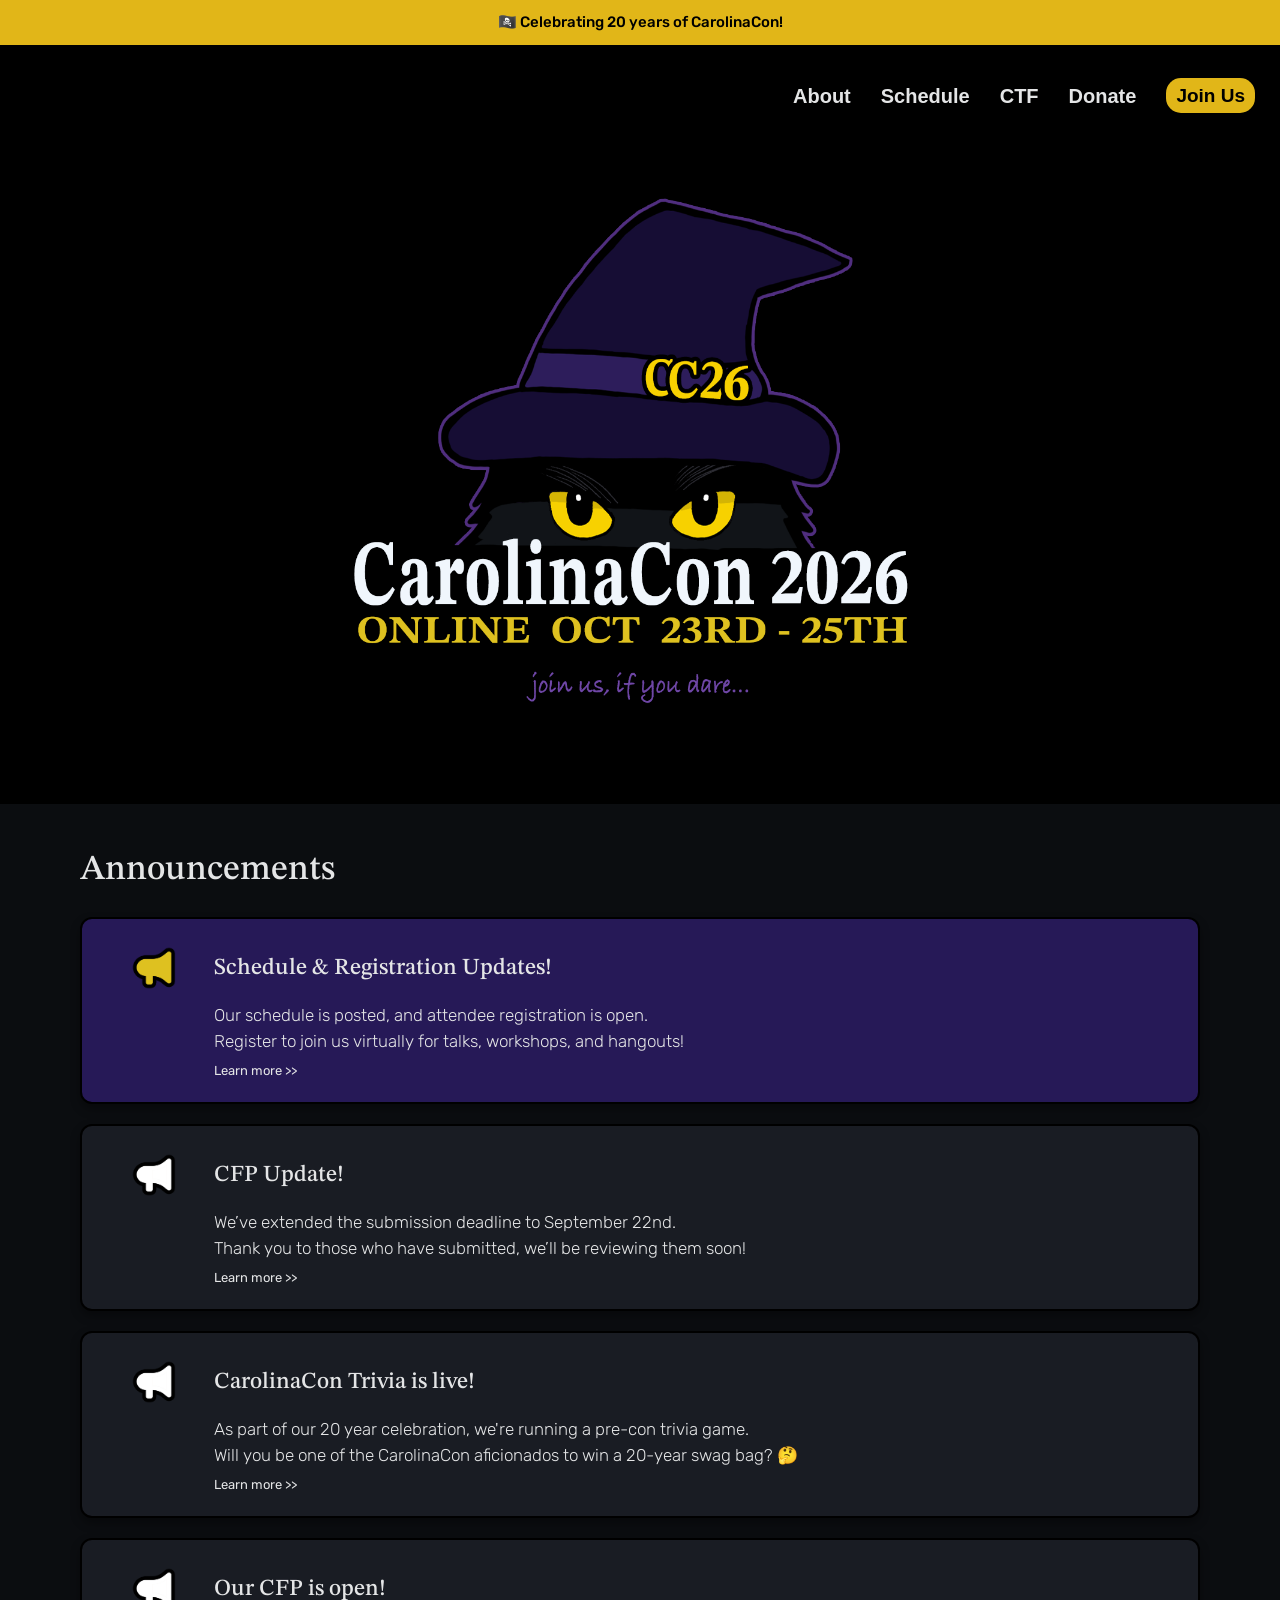
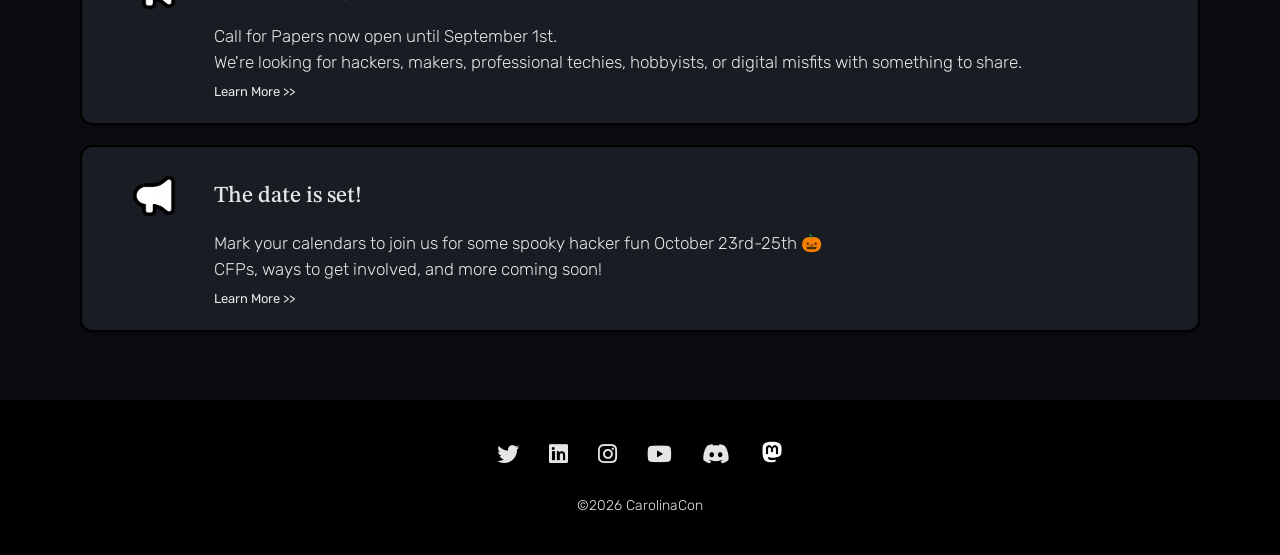
<file: index.html>
<!DOCTYPE html>
<html lang="en">
  <head>
    <meta charset="UTF-8" />
    <meta name="viewport" content="width=device-width, initial-scale=1.0" />
    <link rel="preconnect" href="https://fonts.googleapis.com">
    <link rel="preconnect" href="https://fonts.gstatic.com" crossorigin>
    <link href="https://fonts.googleapis.com/css2?family=Rubik:ital,wght@0,300..900;1,300..900&family=STIX+Two+Text:ital,wght@0,400..700;1,400..700&display=swap" rel="stylesheet">
    <link
      rel="stylesheet"
      href="https://use.fontawesome.com/releases/v5.8.1/css/all.css"
    />
    <link rel="stylesheet" href="style.css" />
    <link rel="icon" type="image/x-icon" href="imgs/hat-favicon.png" />
    <title>CarolinaCon 2026</title>
  </head>
  <body>
    <div class="banner"><a href="./pages/cc-history.html" class="banner-link">🏴‍☠️ Celebrating 20 years of CarolinaCon!</a></div>
    <header class="header">
      <nav class="main-nav">
        <ul class="main-nav-list">
          <li><a class="main-nav-link" href="/pages/about.html">About</a></li>
          <li>
            <a class="main-nav-link" href="/pages/schedule.html">Schedule</a>
          </li>
          <li><a class="main-nav-link" href="/pages/ctf.html">CTF</a></li>
          <li><a class="main-nav-link"
              href="https://hcb.hackclub.com/donations/start/carolinacon"
              target="_blank">Donate</a>
          </li>
          <li>
            <a class="main-nav-link btn btn-primary" href="/pages/join-us.html">Join Us</a>
          </li>
        </ul>
      </nav>
    </header>
    <section class="hero">
      <img
        class="hero-img"
        src="imgs/cc-hero-img.png"
        alt="Spooky cat peeking out above the words CarolinaCon 2026, Online Oct 23rd to 25th, join us if you dare..."
      />
    </section>
    <section>
      <h2 class="announcements-header">Announcements</h2>
      <ul class="announcements-list">
        <li class="announcement">
          <img
            src="imgs/bullhorn-black-yellow.png"
            alt="Black and yellow bullhorn icon"
          />
          <p class="announcement-title">Schedule & Registration Updates!</p>
          <div class="announcement-text">
            <p class="announcement-info">
              Our schedule is posted, and attendee registration is open.
              <br />
              Register to join us virtually for talks, workshops, and hangouts!
            </p>
            <a class="announcement-link" href="/pages/join-us.html"
              >Learn more >></a
            >
          </div>
        </li>
        <li class="announcement grayed">
          <img
            src="imgs/bullhorn-black-white.png"
            alt="Black and yellow bullhorn icon"
          />
          <p class="announcement-title">CFP Update!</p>
          <div class="announcement-text">
            <p class="announcement-info">
              We’ve extended the submission deadline to September 22nd.
              <br />
              Thank you to those who have submitted, we’ll be reviewing them soon!
            </p>
            <a class="announcement-link" href="/pages/join-us.html"
              >Learn more >></a
            >
          </div>
        </li>
        <li class="announcement grayed">
          <img
            src="imgs/bullhorn-black-white.png"
            alt="Black and yellow bullhorn icon"
          />
          <p class="announcement-title">CarolinaCon Trivia is live!</p>
          <div class="announcement-text">
            <p class="announcement-info">
              As part of our 20 year celebration, we're running a pre-con trivia game. 
              <br />
              Will you be one of the CarolinaCon aficionados to win a 20-year swag bag? 🤔
            </p>
            <a class="announcement-link" href="/pages/cc-history.html"
              >Learn more >></a
            >
          </div>
        </li>
         <li class="announcement grayed">
          <img
            src="imgs/bullhorn-black-white.png"
            alt="Black and yellow bullhorn icon"
          />
          <p class="announcement-title">Our CFP is open!</p>
          <div class="announcement-text">
            <p class="announcement-info">
              Call for Papers now open until September 1st.<br />
              We're looking for hackers, makers, professional techies, hobbyists, or digital misfits with something to share.
            </p>
            <a class="announcement-link" href="/pages/join-us.html#become-a-speaker"
              >Learn More >></a
            >
          </div>
        </li>
        <li class="announcement grayed">
          <img
            src="imgs/bullhorn-black-white.png"
            alt="Black and gray bullhorn icon"
          />
          <p class="announcement-title">The date is set!</p>
          <div class="announcement-text">
            <p class="announcement-info">
              Mark your calendars to join us for some spooky hacker fun October
              23rd-25th 🎃 <br />
              CFPs, ways to get involved, and more coming soon!
            </p>
            <a class="announcement-link" href="/pages/about.html"
              >Learn More >></a
            >
          </div>
        </li>
      </ul>
    </section>
     <footer>
      <ul class="socials-list">
        <li>
          <a
            class="socials-link fab fa-twitter"
            href="https://x.com/CarolinaCon"
            target="_blank"
          ></a>
        </li>
        <li>
          <a 
            class="socials-link fab fa-linkedin" 
            href="https://www.linkedin.com/company/carolinacon/"  
            target="_blank"
            ></a>
        </li>
        <li>
          <a
            class="socials-link fab fa-instagram"
            href="https://www.instagram.com/carolinacon_"
          ></a>
        </li>
        <li>
          <a
            class="socials-link fab fa-youtube"
            href="https://www.youtube.com/@CarolinaCon"
            target="_blank"
          ></a>
        </li>
        <li>
          <a
            class="socials-link fab fa-discord"
            href="https://discord.gg/WF8St28HsK"
            target="_blank"
          ></a>
        </li>
         <li>
          <a 
            class="socials-link" 
            href="https://infosec.exchange/@carolinacon"
            target="_blank"
            ><div id="mastodon-logo"></div
          ></a>
        </li>
        <!-- <li>
          <a 
            class="socials-link" 
            href="https://matrix.carolinacon.org/"
            target="_blank"
            ><div id="matrix-logo"></div
          ></a>
        </li> -->
      </ul>
      <p class="footer-text">&copy;2026 CarolinaCon</p>
    </footer>
  </body>
</html>
</file>
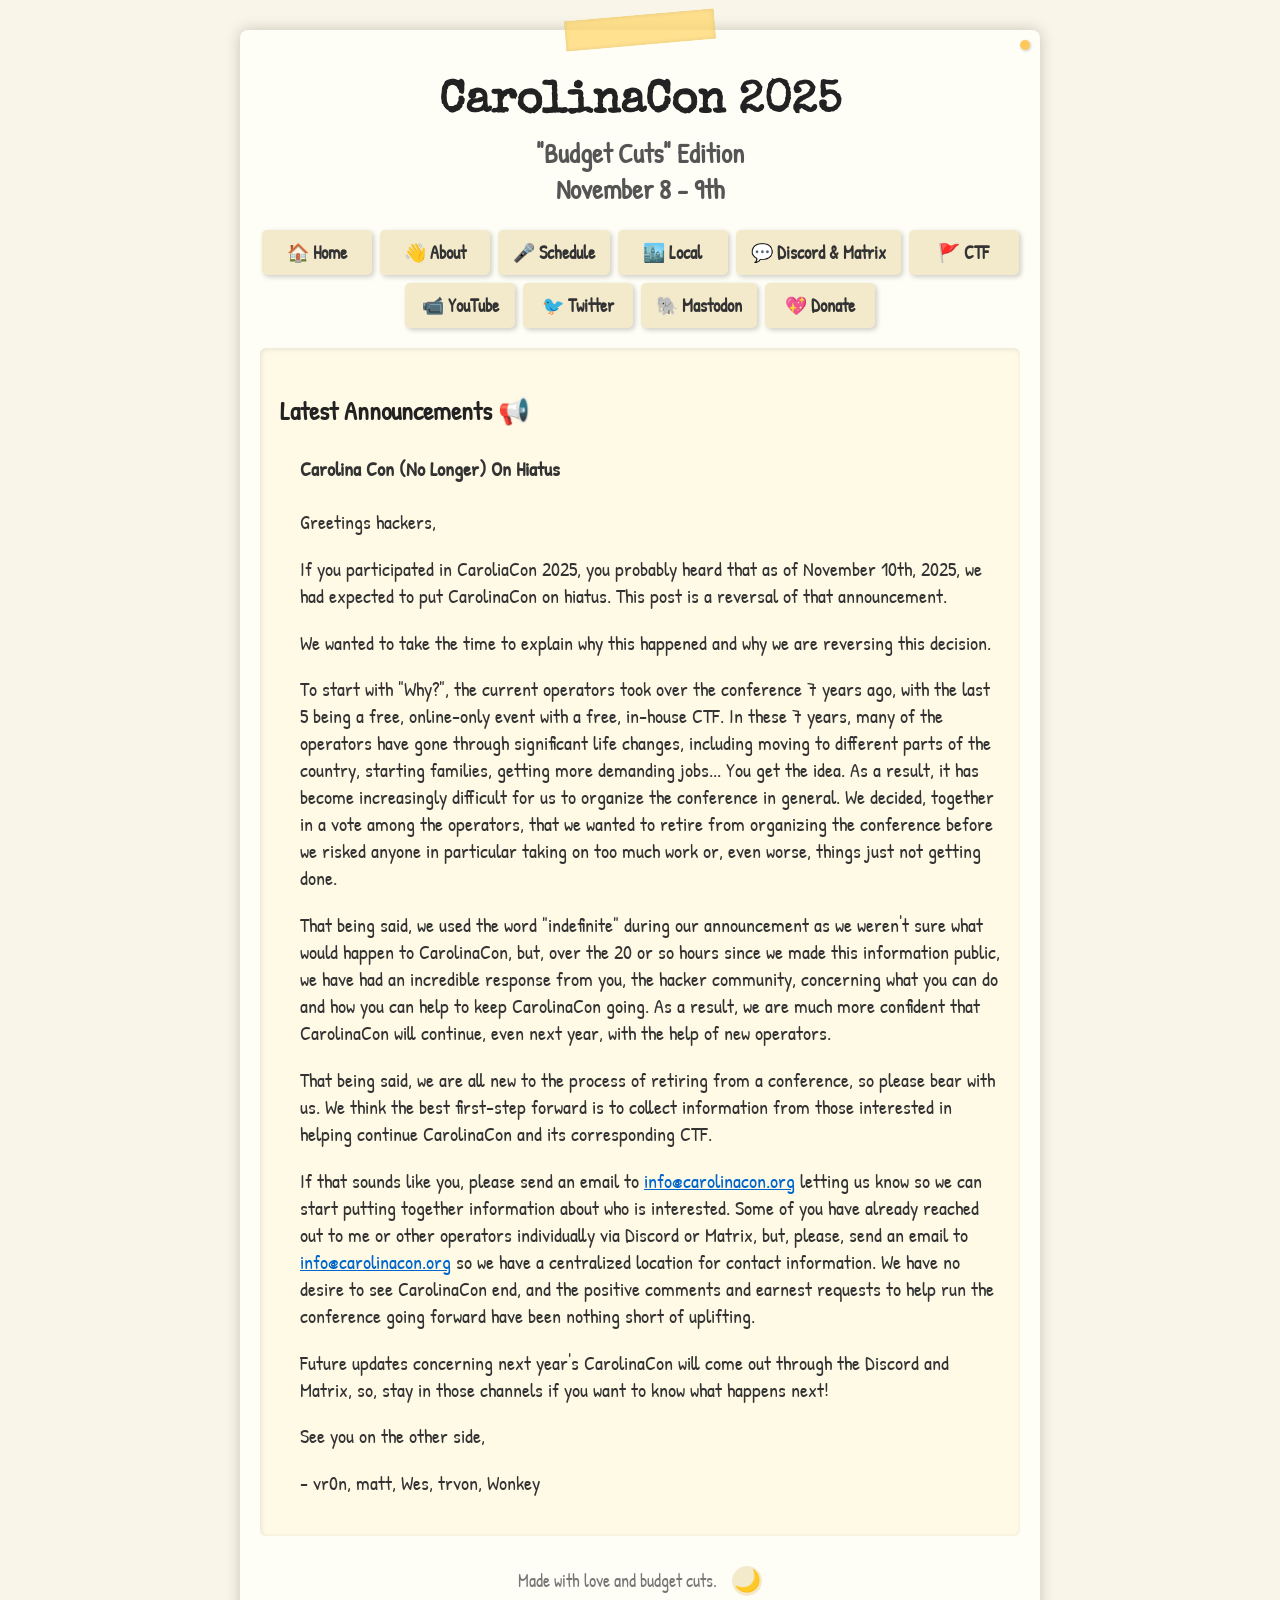
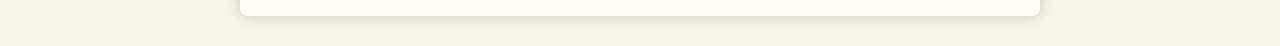
<file: archive/cconline5/index.html>
<html lang="en">

<head>
    <meta charset="UTF-8">
    <meta name="viewport" content="width=device-width, initial-scale=1.0">
    <title>CarolinaCon 2025 - Budget Cuts</title>
    <link rel="preconnect" href="https://fonts.googleapis.com">
    <link rel="preconnect" href="https://fonts.gstatic.com" crossorigin>
    <link href="https://fonts.googleapis.com/css2?family=Special+Elite&family=Patrick+Hand&display=swap" rel="stylesheet">
    <link rel="stylesheet" href="./assets/main.css"/>
    <script type="text/javascript" src="./assets/main.js"></script>
</head>

<body>
    <div class="container">
        <div class="tape"></div>
        <h1>CarolinaCon 2025</h1>
        <h2>"Budget Cuts" Edition<br>November 8 - 9th</h2>
        
        <nav>
            <a href="./index.html">🏠 Home</a>
            <a href="./about.html">👋 About</a>
            <a href="./talks.html">🎤 Schedule</a>
            <a href="./localevents.html">🏙️ Local</a>
            <a href="./coms.html">💬 Discord & Matrix</a>
            <a href="https://ctf.carolinacon.org/">🚩 CTF</a>
            <a href="https://www.youtube.com/@CarolinaCon">📹 YouTube</a>
            <a href="https://twitter.com/CarolinaCon">🐦 Twitter</a>
            <a href="https://infosec.exchange/@carolinacon">🐘 Mastodon</a>
            <a href="https://hcb.hackclub.com/donations/start/carolinacon">💖 Donate</a>
        </nav>

        <section class="card">
            <div class="corner-pin"></div>
            <h3>Latest Announcements 📢</h3>
            <ul>
                <h4>Carolina Con (No Longer) On Hiatus</h3>
                
                <p>Greetings hackers,</p>
                
                <p>If you participated in CaroliaCon 2025, you probably heard that as of November 10th, 2025, we had expected to put CarolinaCon on hiatus. This post is a reversal of that announcement.</p>
                
                <p>We wanted to take the time to explain why this happened and why we are reversing this decision.</p>
                
                <p>To start with "Why?", the current operators took over the conference 7 years ago, with the last 5 being a free, online-only event with a free, in-house CTF. In these 7 years, many of the operators have gone through significant life changes, including moving to different parts of the country, starting families, getting more demanding jobs... You get the idea. As a result, it has become increasingly difficult for us to organize the conference in general. We decided, together in a vote among the operators, that we wanted to retire from organizing the conference before we risked anyone in particular taking on too much work or, even worse, things just not getting done.</p>
               
                <p>That being said, we used the word "indefinite" during our announcement as we weren't sure what would happen to CarolinaCon, but, over the 20 or so hours since we made this information public, we have had an incredible response from you, the hacker community, concerning what you can do and how you can help to keep CarolinaCon going. As a result, we are much more confident that CarolinaCon will continue, even next year, with the help of new operators.</p>
              
                <p>That being said, we are all new to the process of retiring from a conference, so please bear with us. We think the best first-step forward is to collect information from those interested in helping continue CarolinaCon and its corresponding CTF.</p>
             
                <p>If that sounds like you, please send an email to <a href="mailto:info@carolinacon.org">info@carolinacon.org</a> letting us know so we can start putting together information about who is interested. Some of you have already reached out to me or other operators individually via Discord or Matrix, but, please, send an email to <a href="mailto:info@carolinacon.org">info@carolinacon.org</a> so we have a centralized location for contact information. We have no desire to see CarolinaCon end, and the positive comments and earnest requests to help run the conference going forward have been nothing short of uplifting.</p>
            
                <p>Future updates concerning next year's CarolinaCon will come out through the Discord and Matrix, so, stay in those channels if you want to know what happens next!</p>
           
                <p>See you on the other side,</p>
          
                <p>- vr0n, matt, Wes, trvon, Wonkey</p>
            </ul>
        </section>

        <footer>
            Made with love and budget cuts.
            <button class="theme-toggle" id="theme-toggle" aria-label="Toggle dark mode">🌙</button>
        </footer>
    </div>
</body>
</html>

<!--Made with love by Wes-->
</file>
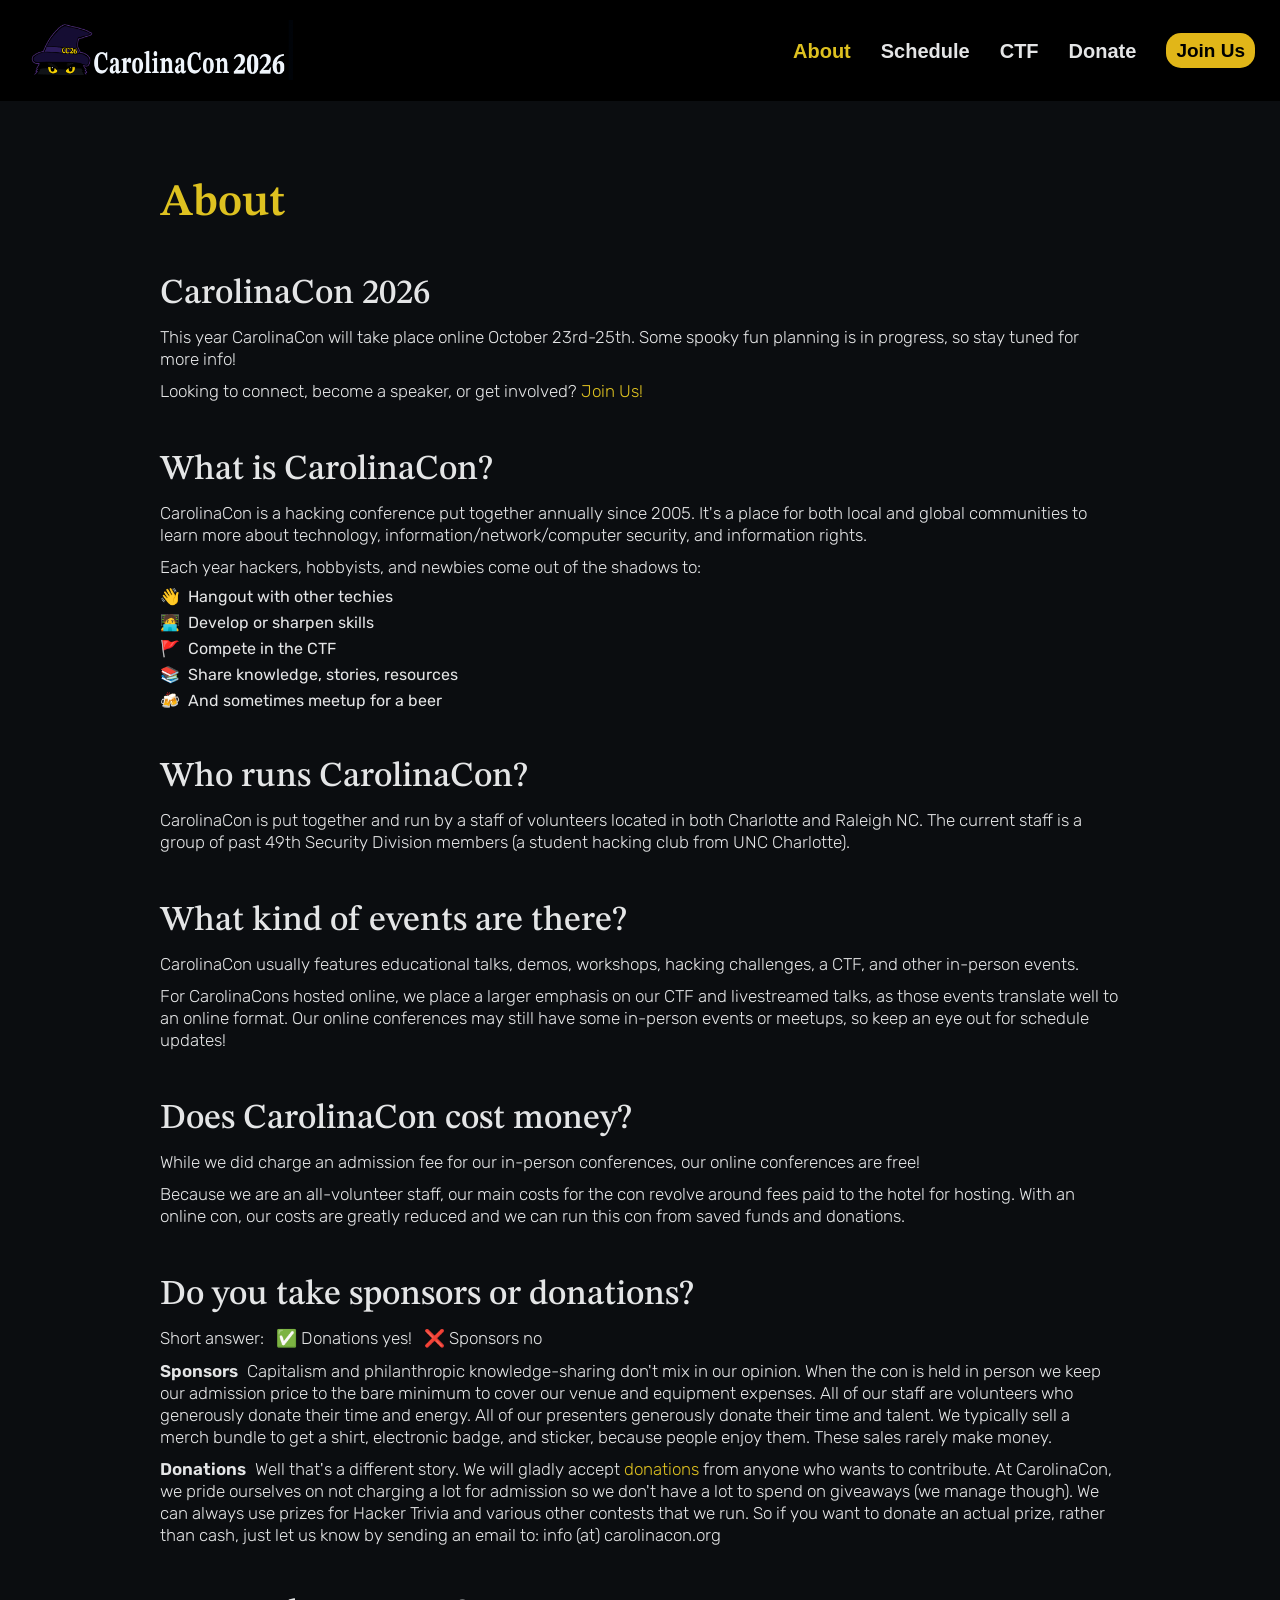
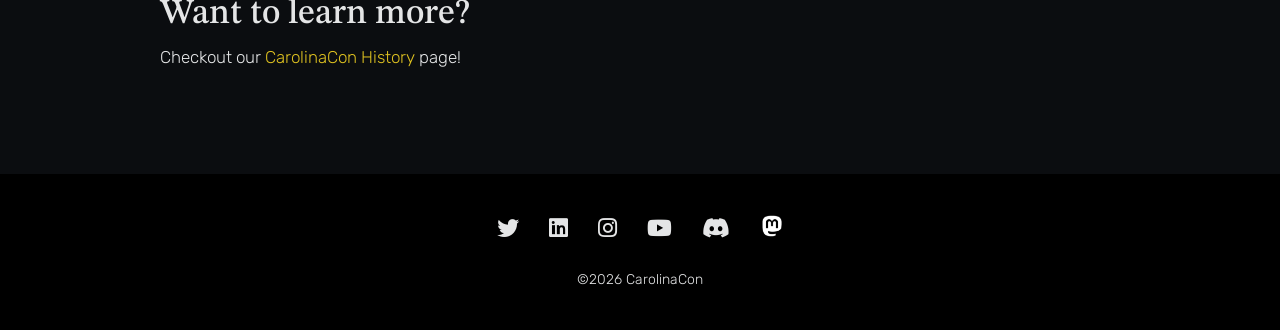
<file: pages/about.html>
<!DOCTYPE html>
<html lang="en">
  <head>
    <meta charset="UTF-8" />
    <meta name="viewport" content="width=device-width, initial-scale=1.0" />
    <link rel="preconnect" href="https://fonts.googleapis.com">
    <link rel="preconnect" href="https://fonts.gstatic.com" crossorigin>
    <link href="https://fonts.googleapis.com/css2?family=Rubik:ital,wght@0,300..900;1,300..900&family=STIX+Two+Text:ital,wght@0,400..700;1,400..700&display=swap" rel="stylesheet">
    <link
      rel="stylesheet"
      href="https://use.fontawesome.com/releases/v5.8.1/css/all.css"
    />
    <link rel="stylesheet" href="../style.css" />
    <link rel="icon" type="image/x-icon" href="../imgs/hat-favicon.png" />
    <title>CarolinaCon 2026</title>
  </head>

  <body>
    <header class="header">
      <a href="../index.html" class="title"
        ><img class="logo" src="../imgs/cc-site-logo-test.png" alt="CC Logo"
      /></a>
      <nav class="main-nav">
        <ul class="main-nav-list">
          <li>
            <a class="main-nav-link active" href="/pages/about.html">About</a>
          </li>
          <li>
            <a class="main-nav-link" href="/pages/schedule.html">Schedule</a>
          </li>
          <li><a class="main-nav-link" href="/pages/ctf.html">CTF</a></li>
          <li><a class="main-nav-link"
              href="https://hcb.hackclub.com/donations/start/carolinacon"
              target="_blank">Donate</a>
          </li>
          <li>
            <a class="main-nav-link btn btn-primary" href="/pages/join-us.html">Join Us</a>
          </li>
        </ul>
      </nav>
    </header>

    <article>
        <header class="post-header">
          <h1 class="post-title">About</h1>
        </header>
        <h2>CarolinaCon 2026</h2>
        <p>
          This year CarolinaCon will take place online October 23rd-25th. Some spooky fun planning is in progress, so stay tuned for more info!
        </p>
        <p>
          Looking to connect, become a speaker, or get involved? <a href="./join-us.html">Join Us!</a>
        </p>

        <h2>What is CarolinaCon?</h2>
        <p>
          CarolinaCon is a hacking conference put together annually since 2005. It's a place for both local and global communities to learn more about technology, information/network/computer security, and information rights.
        </p>
        <p>
          Each year hackers, hobbyists, and newbies come out of the shadows to:
          <ul>
          <li>👋 &nbsp;Hangout with other techies </li>
          <li>🧑‍💻 &nbsp;Develop or sharpen skills</li>
          <li>🚩 &nbsp;Compete in the CTF</li>
          <li>📚 &nbsp;Share knowledge, stories, resources</li>
          <li>🍻 &nbsp;And sometimes meetup for a beer</li>
          </ul>
        </p>

        <h2>Who runs CarolinaCon?</h2>
        <p>
          CarolinaCon is put together and run by a staff of volunteers located in both Charlotte and Raleigh NC. The current staff is a group of past 49th Security Division members (a student hacking club from UNC Charlotte).
        </p>

        <h2>What kind of events are there?</h2>
        <p>
          CarolinaCon usually features educational talks, demos, workshops, hacking challenges, a CTF, and other in-person events. 
        </p>
        <p>For CarolinaCons hosted online, we place a larger emphasis on our CTF and livestreamed talks, as those events translate well to an online format. Our online conferences may still have some in-person events or meetups, so keep an eye out for schedule updates!</p>

        <h2>Does CarolinaCon cost money?</h2>
        <p>While we did charge an admission fee for our in-person conferences, our online conferences are free!</p>
        <p>Because we are an all-volunteer staff, our main costs for the con revolve around fees paid to the hotel for hosting. With an online con, our costs are greatly reduced and we can run this con from saved funds and donations.</p>

        <h2 id="sponsors-or-donations">Do you take sponsors or donations?</h2>
        <p>Short answer: &nbsp; ✅ Donations yes! &nbsp; ❌ Sponsors no</p>
        <p><strong>Sponsors</strong> Capitalism and philanthropic knowledge-sharing don't mix in our opinion. When the con is held in person we keep our admission price to the bare minimum to cover our venue and equipment expenses. All of our staff are volunteers who generously donate their time and energy. All of our presenters generously donate their time and talent. We typically sell a merch bundle to get a shirt, electronic badge, and sticker,  because people enjoy them. These sales rarely make money.</p>
        <p><strong>Donations</strong> Well that's a different story. We will gladly accept <a href="https://hcb.hackclub.com/donations/start/carolinacon">donations</a> from anyone who wants to contribute. At CarolinaCon, we pride ourselves on not charging a lot for admission so we don't have a lot to spend on giveaways (we manage though). We can always use prizes for Hacker Trivia and various other contests that we run. So if you want to donate an actual prize, rather than cash, just let us know by sending an email to: info (at) carolinacon.org</p>

        <h2>Want to learn more?</h2>
        <p>
          Checkout our <a href="./cc-history.html">CarolinaCon History</a> page!
        </p>
    </article>
    <footer>
      <ul class="socials-list">
        <li>
          <a
            class="socials-link fab fa-twitter"
            href="https://x.com/CarolinaCon"
            target="_blank"
          ></a>
        </li>
        <li>
          <a 
            class="socials-link fab fa-linkedin" 
            href="https://www.linkedin.com/company/carolinacon/"  
            target="_blank"
            ></a>
        </li>
        <li>
          <a
            class="socials-link fab fa-instagram"
            href="https://www.instagram.com/carolinacon_"
          ></a>
        </li>
        <li>
          <a
            class="socials-link fab fa-youtube"
            href="https://www.youtube.com/@CarolinaCon"
            target="_blank"
          ></a>
        </li>
        <li>
          <a
            class="socials-link fab fa-discord"
            href="https://discord.gg/WF8St28HsK"
            target="_blank"
          ></a>
        </li>
         <li>
          <a 
            class="socials-link" 
            href="https://infosec.exchange/@carolinacon"
            target="_blank"
            ><div id="mastodon-logo"></div
          ></a>
        </li>
        <!-- <li>
          <a 
            class="socials-link" 
            href="https://matrix.carolinacon.org/"
            target="_blank"
            ><div id="matrix-logo"></div
          ></a>
        </li> -->
      </ul>
      <p class="footer-text">&copy;2026 CarolinaCon</p>
    </footer>
  </body>
</html>
</file>
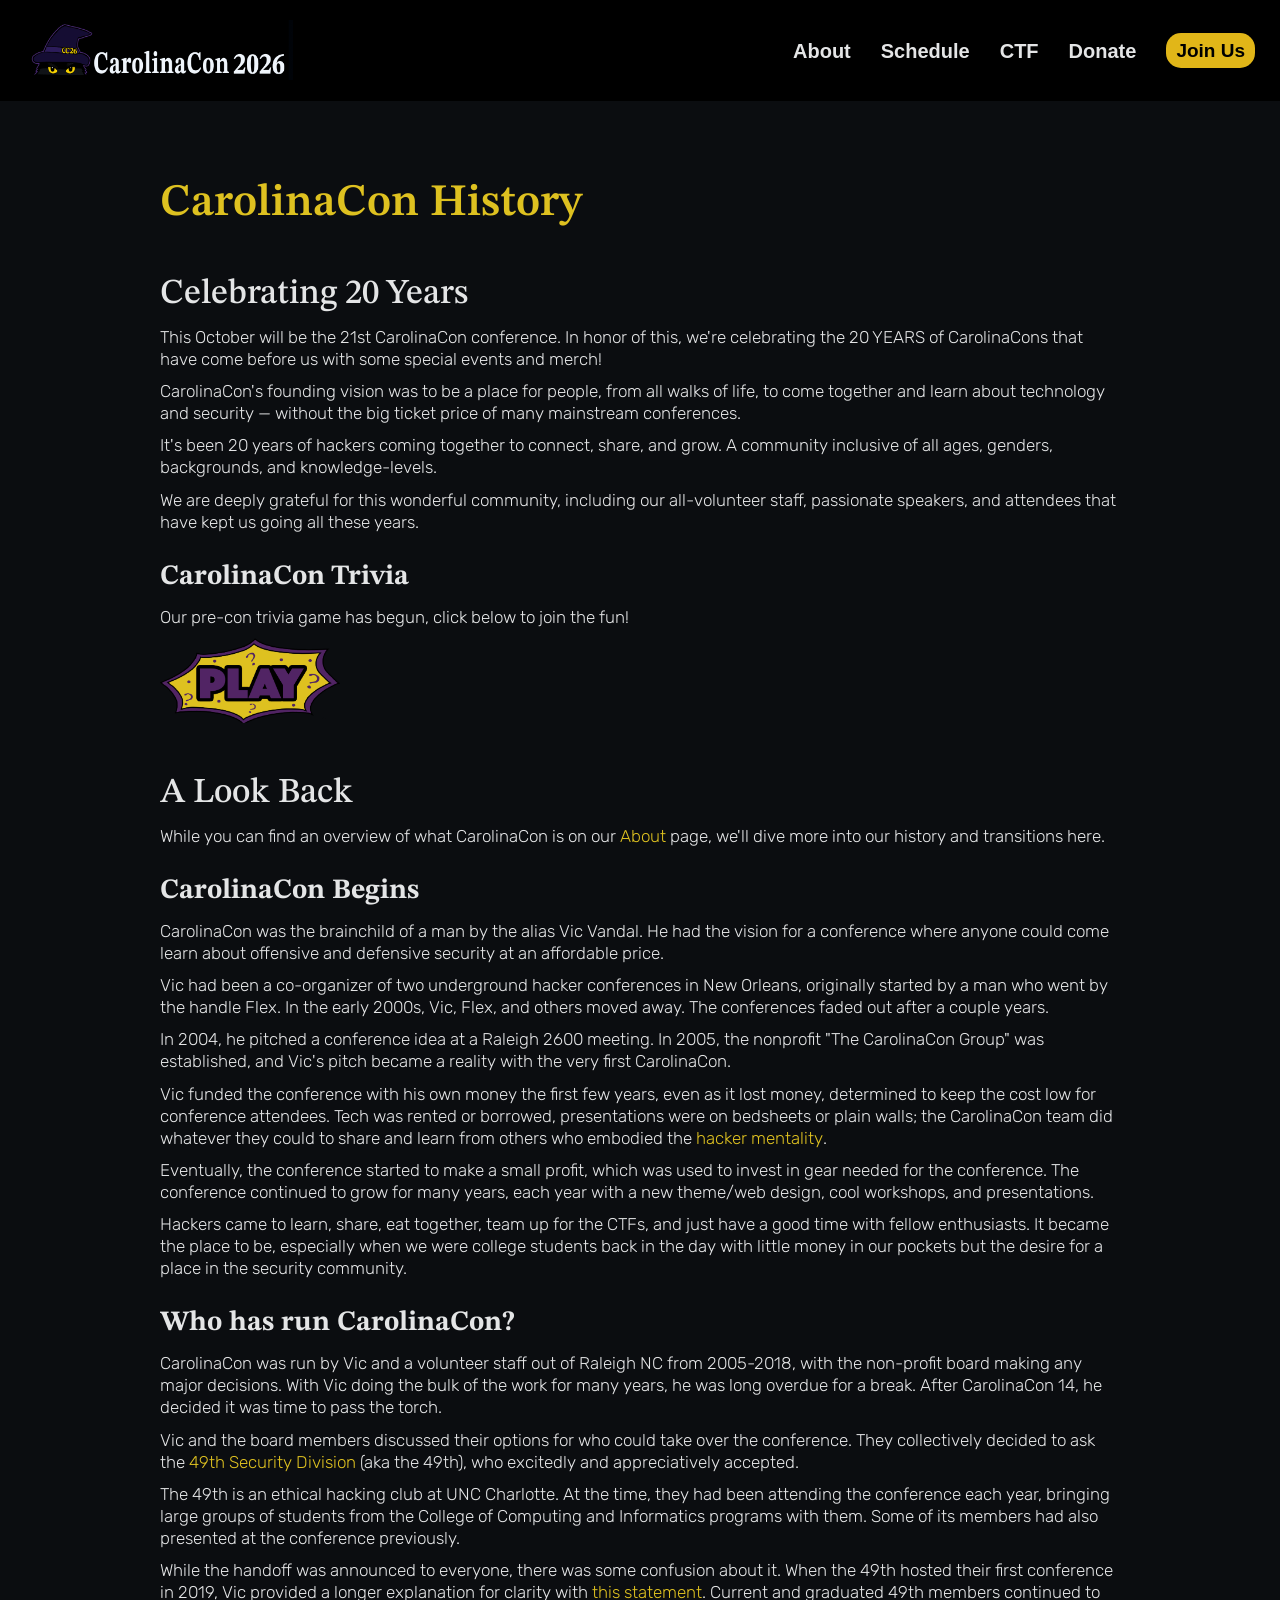
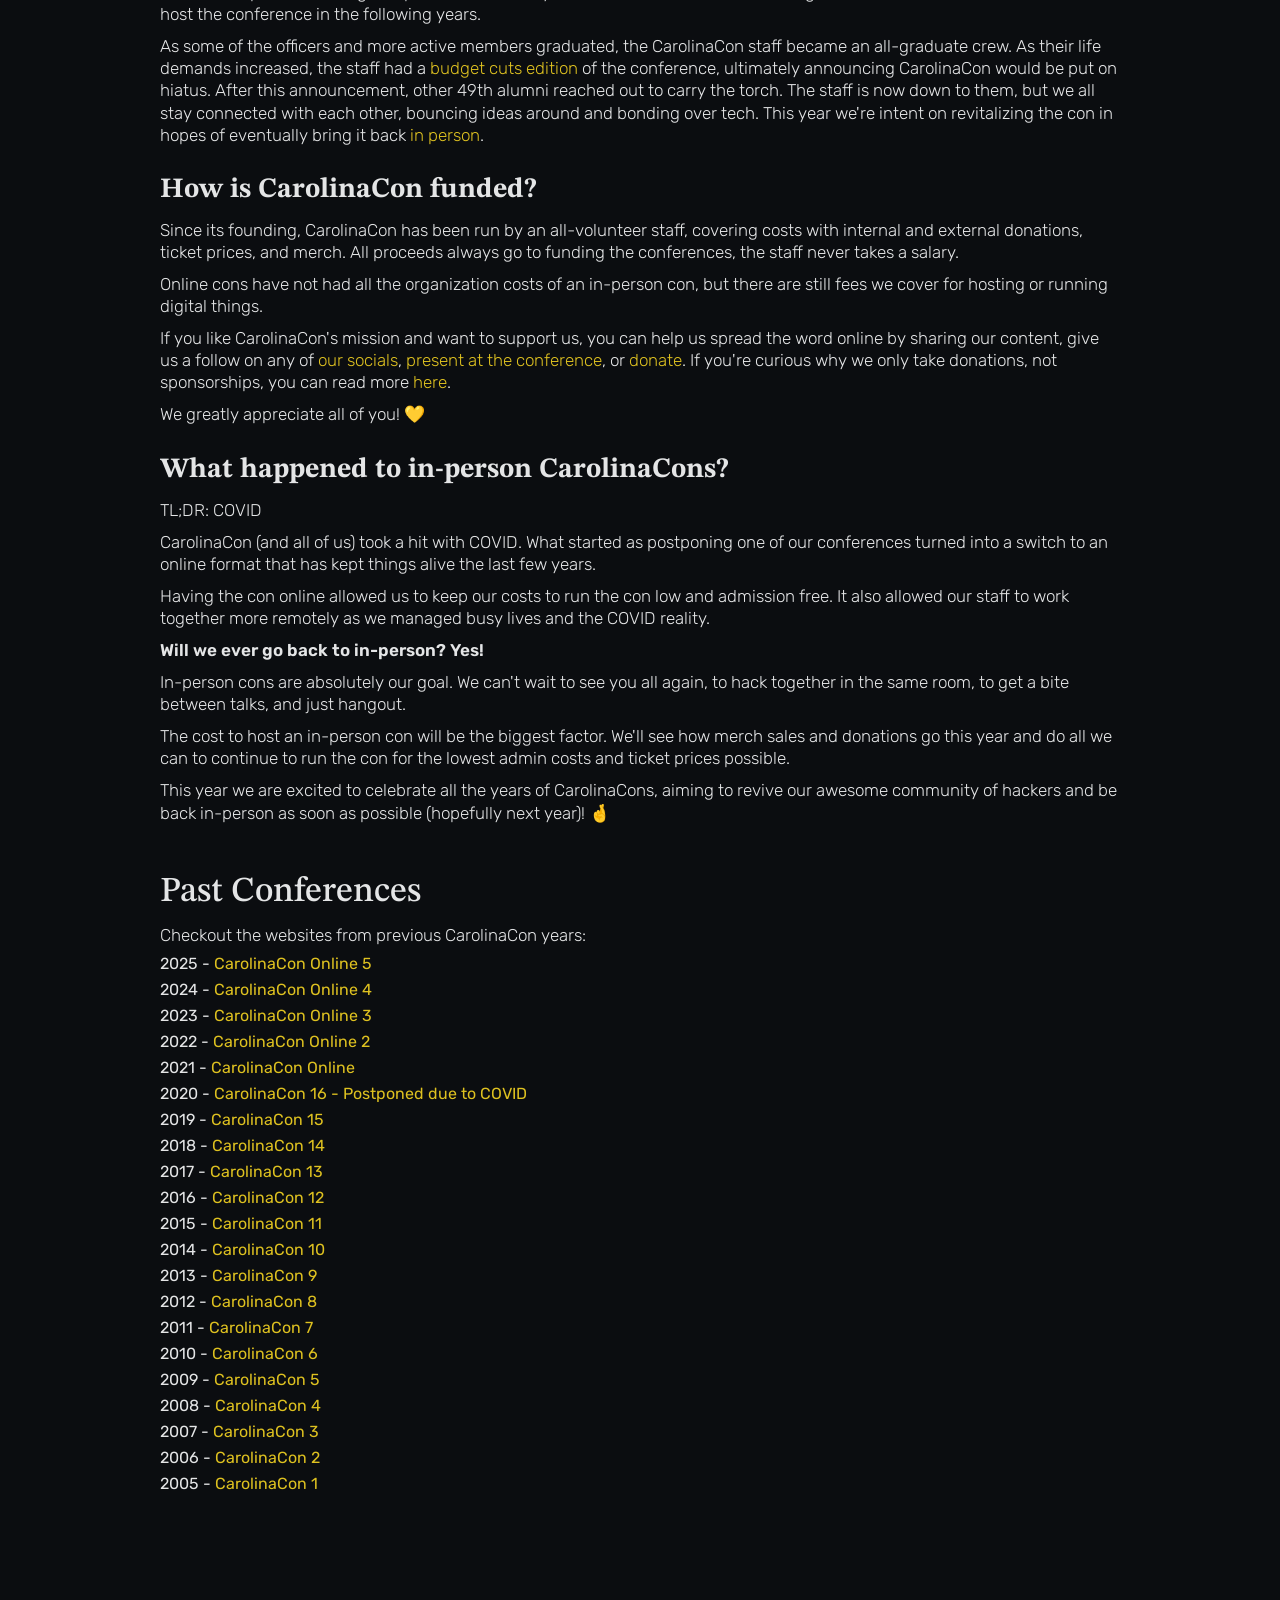
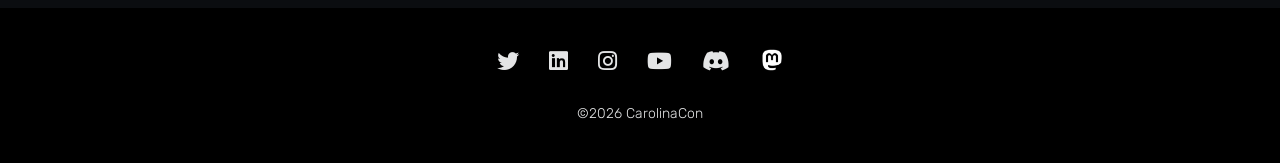
<file: pages/cc-history.html>
<!DOCTYPE html>
<html lang="en">
  <head>
    <meta charset="UTF-8" />
    <meta name="viewport" content="width=device-width, initial-scale=1.0" />
    <link rel="preconnect" href="https://fonts.googleapis.com">
    <link rel="preconnect" href="https://fonts.gstatic.com" crossorigin>
    <link href="https://fonts.googleapis.com/css2?family=Rubik:ital,wght@0,300..900;1,300..900&family=STIX+Two+Text:ital,wght@0,400..700;1,400..700&display=swap" rel="stylesheet">
    <link
      rel="stylesheet"
      href="https://use.fontawesome.com/releases/v5.8.1/css/all.css"
    />
    <link rel="stylesheet" href="../style.css" />
    <link rel="icon" type="image/x-icon" href="../imgs/hat-favicon.png" />
    <title>CarolinaCon 2026</title>
  </head>

  <body>
    <header class="header">
      <a href="../index.html" class="title"
        ><img class="logo" src="../imgs/cc-site-logo-test.png" alt="CC Logo"
      /></a>
      <nav class="main-nav">
        <ul class="main-nav-list">
          <li>
            <a class="main-nav-link" href="/pages/about.html">About</a>
          </li>
          <li>
            <a class="main-nav-link" href="/pages/schedule.html">Schedule</a>
          </li>
          <li><a class="main-nav-link" href="/pages/ctf.html">CTF</a></li>
          <li><a class="main-nav-link"
              href="https://hcb.hackclub.com/donations/start/carolinacon"
              target="_blank">Donate</a>
          </li>
          <li>
            <a class="main-nav-link btn btn-primary" href="/pages/join-us.html">Join Us</a>
          </li>
        </ul>
      </nav>
    </header>

    <article>
        <header class="post-header">
          <h1 class="post-title">CarolinaCon History</h1>
        </header>
        <h2>Celebrating 20 Years</h2>
        <p>
          This October will be the 21st CarolinaCon conference. In honor of this, we're celebrating the 20 YEARS of CarolinaCons that have come before us with some special events and merch!
        </p>
        <p>
          CarolinaCon's founding vision was to be a place for people, from all walks of life, to come together and learn about technology and security — without the big ticket price of many mainstream conferences.
        </p>
        <p>
          It's been 20 years of hackers coming together to connect, share, and grow. A community inclusive of all ages, genders, backgrounds, and knowledge-levels.
        </p>
        <p>
          We are deeply grateful for this wonderful community, including our all-volunteer staff, passionate speakers, and attendees that have kept us going all these years.
        </p>
        <h3>CarolinaCon Trivia</h3>
        <p>
          Our pre-con trivia game has begun, click below to join the fun!
        </p>
        <a href="https://trivia.carolinacon.org" target="_blank"><img src="../imgs/trivia-play-btn.png" alt="Trivia Play button" class="event-btn"/></a>

        <h2>A Look Back</h2>
        <p>
          While you can find an overview of what CarolinaCon is on our <a href="./about.html">About</a> page, we'll dive more into our history and transitions here. 
        </p>
        <h3>CarolinaCon Begins</h3>
        <p>
          CarolinaCon was the brainchild of a man by the alias Vic Vandal. He had the vision for a conference where anyone could come learn about offensive and defensive security at an affordable price.
        </p>
        <p>
          Vic had been a co-organizer of two underground hacker conferences in New Orleans, originally started by a man who went by the handle Flex. In the early 2000s, Vic, Flex, and others moved away. The conferences faded out after a couple years.   
        </p>
        <p>
          In 2004, he pitched a conference idea at a Raleigh 2600 meeting. In 2005, the nonprofit "The CarolinaCon Group" was established, and Vic's pitch became a reality with the very first CarolinaCon. 
        </p>
        <p>
          Vic funded the conference with his own money the first few years, even as it lost money, determined to keep the cost low for conference attendees. Tech was rented or borrowed, presentations were on bedsheets or plain walls; the CarolinaCon team did whatever they could to share and learn from others who embodied the <a href="https://en.wikipedia.org/wiki/Hacker_culture" target="_blank">hacker mentality</a>.
        </p>
        <p>
          Eventually, the conference started to make a small profit, which was used to invest in gear needed for the conference. The conference continued to grow for many years, each year with a new theme/web design, cool workshops, and presentations.
        </p>
        <p>
          Hackers came to learn, share, eat together, team up for the CTFs, and just have a good time with fellow enthusiasts. It became the place to be, especially when we were college students back in the day with little money in our pockets but the desire for a place in the security community.
        </p>

        <h3>Who has run CarolinaCon?</h3>
        <p>
          CarolinaCon was run by Vic and a volunteer staff out of Raleigh NC from 2005-2018, with the non-profit board making any major decisions. With Vic doing the bulk of the work for many years, he was long overdue for a break. After CarolinaCon 14, he decided it was time to pass the torch.
        </p>
        <p>
          Vic and the board members discussed their options for who could take over the conference. They collectively decided to ask the <a href="https://49thsecuritydivision.github.io/49sd-website/" target="_blank">49th Security Division</a> (aka the 49th), who excitedly and appreciatively accepted.
        </p>
        <p>
          The 49th is an ethical hacking club at UNC Charlotte. At the time, they had been attending the conference each year, bringing large groups of students from the College of Computing and Informatics programs with them. Some of its members had also presented at the conference previously.
        </p>
        <p>
          While the handoff was announced to everyone, there was some confusion about it. When the 49th hosted their first conference in 2019, Vic provided a longer explanation for clarity with <a href="/archive/cc2019/msgfromvic.html" target="_blank">this statement</a>. Current and graduated 49th members continued to host the conference in the following years.
        </p>
        <p>
          As some of the officers and more active members graduated, the CarolinaCon staff became an all-graduate crew. As their life demands increased, the staff had a <a href="https://carolinacon.org/archive/cconline5/index.html" target="_blank">budget cuts edition</a> of the conference, ultimately announcing CarolinaCon would be put on hiatus. After this announcement, other 49th alumni reached out to carry the torch. The staff is now down to them, but we all stay connected with each other, bouncing ideas around and bonding over tech. This year we're intent on revitalizing the con in hopes of eventually bring it back <a href="#in-person-cons">in person</a>.
        </p>

        <h3>How is CarolinaCon funded?</h3>
        <p>
          Since its founding, CarolinaCon has been run by an all-volunteer staff, covering costs with internal and external donations, ticket prices, and merch. All proceeds always go to funding the conferences, the staff never takes a salary.
        </p>
        <p>
          Online cons have not had all the organization costs of an in-person con, but there are still fees we cover for hosting or running digital things. 
        </p>
        <p>
          If you like CarolinaCon's mission and want to support us, you can help us spread the word online by sharing our content, give us a follow on any of <a href="/pages/join-us.html#our-socials">our socials</a>, <a href="https://cfp.carolinacon.org/" target="_blank">present at the conference</a>, or <a href="https://hcb.hackclub.com/donations/start/carolinacon" target="_blank">donate</a>. If you're curious why we only take donations, not sponsorships, you can read more <a href="/pages/about.html#sponsors-or-donations">here</a>.
        </p>
        <p>
          We greatly appreciate all of you! 💛
        </p>

        <h3 id="in-person-cons">What happened to in-person CarolinaCons?</h3>
         <p>
          TL;DR: COVID
        </p>
        <p>
          CarolinaCon (and all of us) took a hit with COVID. What started as postponing one of our conferences turned into a switch to an online format that has kept things alive the last few years.
        </p>
        <p>
          Having the con online allowed us to keep our costs to run the con low and admission free. It also allowed our staff to work together more remotely as we managed busy lives and the COVID reality.
        </p>
        <p>
          <strong>Will we ever go back to in-person? Yes!</strong>
        </p>
        <p>
          In-person cons are absolutely our goal. We can't wait to see you all again, to hack together in the same room, to get a bite between talks, and just hangout.
        </p>
        <p>
          The cost to host an in-person con will be the biggest factor. We'll see how merch sales and donations go this year and do all we can to continue to run the con for the lowest admin costs and ticket prices possible.
        </p>
        <p>
          This year we are excited to celebrate all the years of CarolinaCons, aiming to revive our awesome community of hackers and be back in-person as soon as possible (hopefully next year)! 🤞
        </p>

        <h2>Past Conferences</h2>
        <p>
          Checkout the websites from previous CarolinaCon years:
          <ul>
          <li>2025 - <a href="/archive/cconline5/index.html" target="_blank">CarolinaCon Online 5</a></li>
          <li>2024 - <a href="/archive/cconline4/index.html" target="_blank">CarolinaCon Online 4</a></li>
          <li>2023 - <a href="/archive/cconline3/index.html" target="_blank">CarolinaCon Online 3</a></li>
          <li>2022 - <a href="/archive/cconline2/index.html" target="_blank">CarolinaCon Online 2</a></li>
          <li>2021 - <a href="/archive/cconline/index.html" target="_blank">CarolinaCon Online</a></li>
          <li>2020 - <a href="/archive/cc2020/index.html" target="_blank">CarolinaCon 16 - Postponed due to COVID</a></li>
          <li>2019 - <a href="/archive/cc2019/index.html" target="_blank">CarolinaCon 15</a></li>
          <li>2018 - <a href="/archive/cc2018/index.html" target="_blank">CarolinaCon 14</a></li>
          <li>2017 - <a href="/archive/cc2017/index.html" target="_blank">CarolinaCon 13</a></li>
          <li>2016 - <a href="/archive/cc2016/index.html" target="_blank">CarolinaCon 12</a></li>
          <li>2015 - <a href="/archive/cc2015/index.html" target="_blank">CarolinaCon 11</a></li>
          <li>2014 - <a href="/archive/cc2014/index.html" target="_blank">CarolinaCon 10</a></li>
          <li>2013 - <a href="/archive/cc2013/index.html" target="_blank">CarolinaCon 9</a></li>
          <li>2012 - <a href="/archive/cc2012/index.html" target="_blank">CarolinaCon 8</a></li>
          <li>2011 - <a href="/archive/cc2011/index.html" target="_blank">CarolinaCon 7</a></li>
          <li>2010 - <a href="/archive/cc2010/index.html" target="_blank">CarolinaCon 6</a></li>
          <li>2009 - <a href="/archive/cc2009/index.html" target="_blank">CarolinaCon 5</a></li>
          <li>2008 - <a href="/archive/cc2008/index.html" target="_blank">CarolinaCon 4</a></li>
          <li>2007 - <a href="/archive/cc2007/index.html" target="_blank">CarolinaCon 3</a></li>
          <li>2006 - <a href="/archive/cc2006/index.html" target="_blank">CarolinaCon 2</a></li>
          <li>2005 - <a href="/archive/cc2005/index.html" target="_blank">CarolinaCon 1</a></li>
          </ul>
        </p>
    </article>

    <footer>
      <ul class="socials-list">
        <li>
          <a
            class="socials-link fab fa-twitter"
            href="https://x.com/CarolinaCon"
            target="_blank"
          ></a>
        </li>
        <li>
          <a 
            class="socials-link fab fa-linkedin" 
            href="https://www.linkedin.com/company/carolinacon/"  
            target="_blank"
            ></a>
        </li>
        <li>
          <a
            class="socials-link fab fa-instagram"
            href="https://www.instagram.com/carolinacon_"
          ></a>
        </li>
        <li>
          <a
            class="socials-link fab fa-youtube"
            href="https://www.youtube.com/@CarolinaCon"
            target="_blank"
          ></a>
        </li>
        <li>
          <a
            class="socials-link fab fa-discord"
            href="https://discord.gg/WF8St28HsK"
            target="_blank"
          ></a>
        </li>
         <li>
          <a 
            class="socials-link" 
            href="https://infosec.exchange/@carolinacon"
            target="_blank"
            ><div id="mastodon-logo"></div
          ></a>
        </li>
        <!-- <li>
          <a 
            class="socials-link" 
            href="https://matrix.carolinacon.org/"
            target="_blank"
            ><div id="matrix-logo"></div
          ></a>
        </li> -->
      </ul>
      <p class="footer-text">&copy;2026 CarolinaCon</p>
    </footer>
  </body>
</html>
</file>
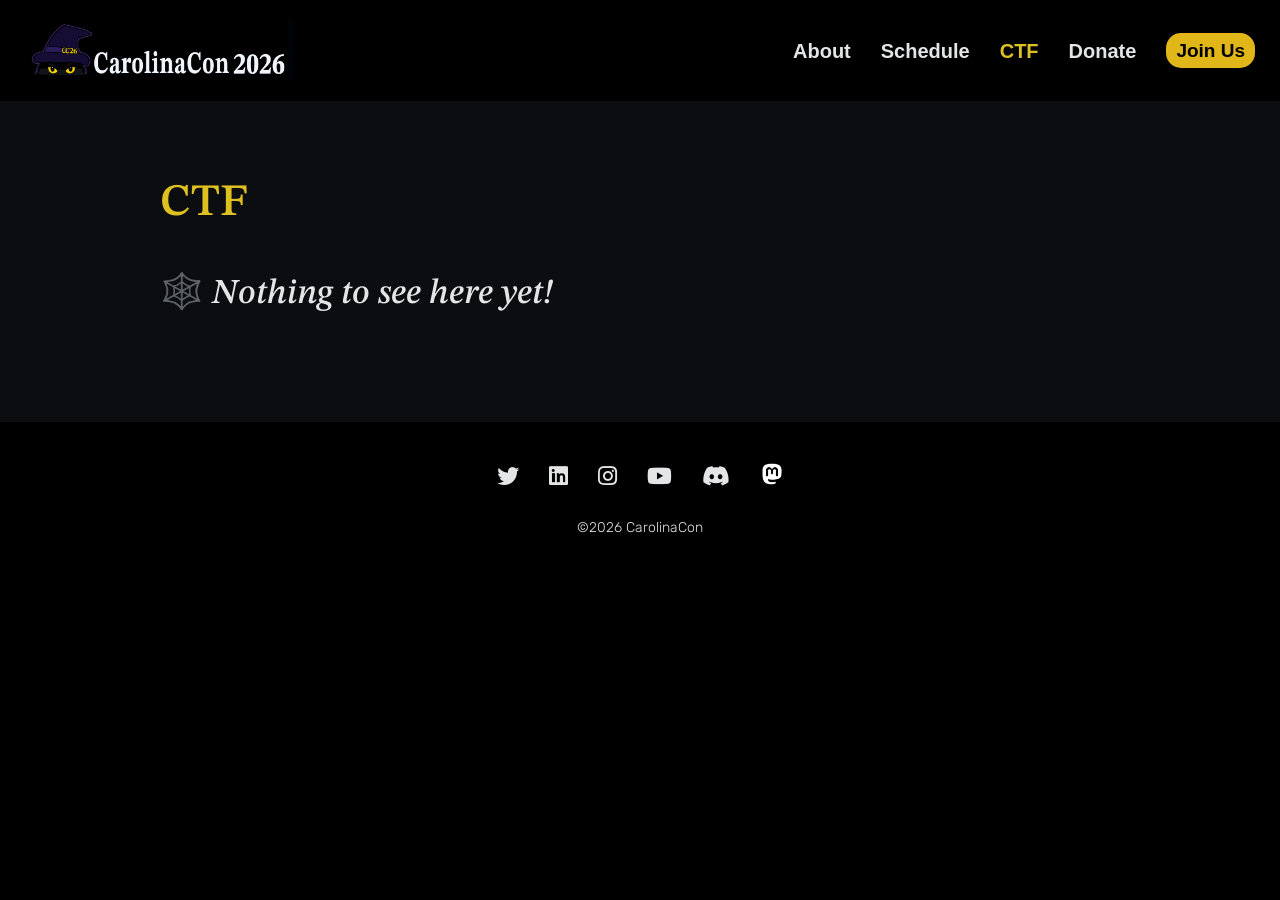
<file: pages/ctf.html>
<!DOCTYPE html>
<html lang="en">
  <head>
    <meta charset="UTF-8" />
    <meta name="viewport" content="width=device-width, initial-scale=1.0" />
    <link rel="preconnect" href="https://fonts.googleapis.com">
    <link rel="preconnect" href="https://fonts.gstatic.com" crossorigin>
    <link href="https://fonts.googleapis.com/css2?family=Rubik:ital,wght@0,300..900;1,300..900&family=STIX+Two+Text:ital,wght@0,400..700;1,400..700&display=swap" rel="stylesheet">
    <link
      rel="stylesheet"
      href="https://use.fontawesome.com/releases/v5.8.1/css/all.css"
    />
    <link rel="stylesheet" href="../style.css" />
    <link rel="icon" type="image/x-icon" href="../imgs/hat-favicon.png" />
    <title>CarolinaCon 2026</title>
  </head>

  <body>
    <header class="header">
      <a href="../index.html" class="title"
        ><img class="logo" src="../imgs/cc-site-logo-test.png" alt="CC Logo"
      /></a>
      <nav class="main-nav">
        <ul class="main-nav-list">
          <li>
            <a class="main-nav-link" href="/pages/about.html">About</a>
          </li>
          <li>
            <a class="main-nav-link" href="/pages/schedule.html">Schedule</a>
          </li>
          <li>
            <a class="main-nav-link active" href="/pages/ctf.html">CTF</a>
          </li>
             <li><a class="main-nav-link"
              href="https://hcb.hackclub.com/donations/start/carolinacon"
              target="_blank">Donate</a>
          </li>
          <li>
            <a class="main-nav-link btn btn-primary" href="/pages/join-us.html">Join Us</a>
          </li>
        </ul>
      </nav>
    </header>

    <article>
      <header class="post-header">
        <h1 class="post-title">CTF</h1>
      </header>
      <h2>🕸️ <i>Nothing to see here yet!</i></h2>
    </article>

     <footer>
      <ul class="socials-list">
        <li>
          <a
            class="socials-link fab fa-twitter"
            href="https://x.com/CarolinaCon"
            target="_blank"
          ></a>
        </li>
        <li>
          <a 
            class="socials-link fab fa-linkedin" 
            href="https://www.linkedin.com/company/carolinacon/"  
            target="_blank"
            ></a>
        </li>
        <li>
          <a
            class="socials-link fab fa-instagram"
            href="https://www.instagram.com/carolinacon_"
          ></a>
        </li>
        <li>
          <a
            class="socials-link fab fa-youtube"
            href="https://www.youtube.com/@CarolinaCon"
            target="_blank"
          ></a>
        </li>
        <li>
          <a
            class="socials-link fab fa-discord"
            href="https://discord.gg/WF8St28HsK"
            target="_blank"
          ></a>
        </li>
         <li>
          <a 
            class="socials-link" 
            href="https://infosec.exchange/@carolinacon"
            target="_blank"
            ><div id="mastodon-logo"></div
          ></a>
        </li>
        <!-- <li>
          <a 
            class="socials-link" 
            href="https://matrix.carolinacon.org/"
            target="_blank"
            ><div id="matrix-logo"></div
          ></a>
        </li> -->
      </ul>
      <p class="footer-text">&copy;2026 CarolinaCon</p>
    </footer>
  </body>
</html>
</file>
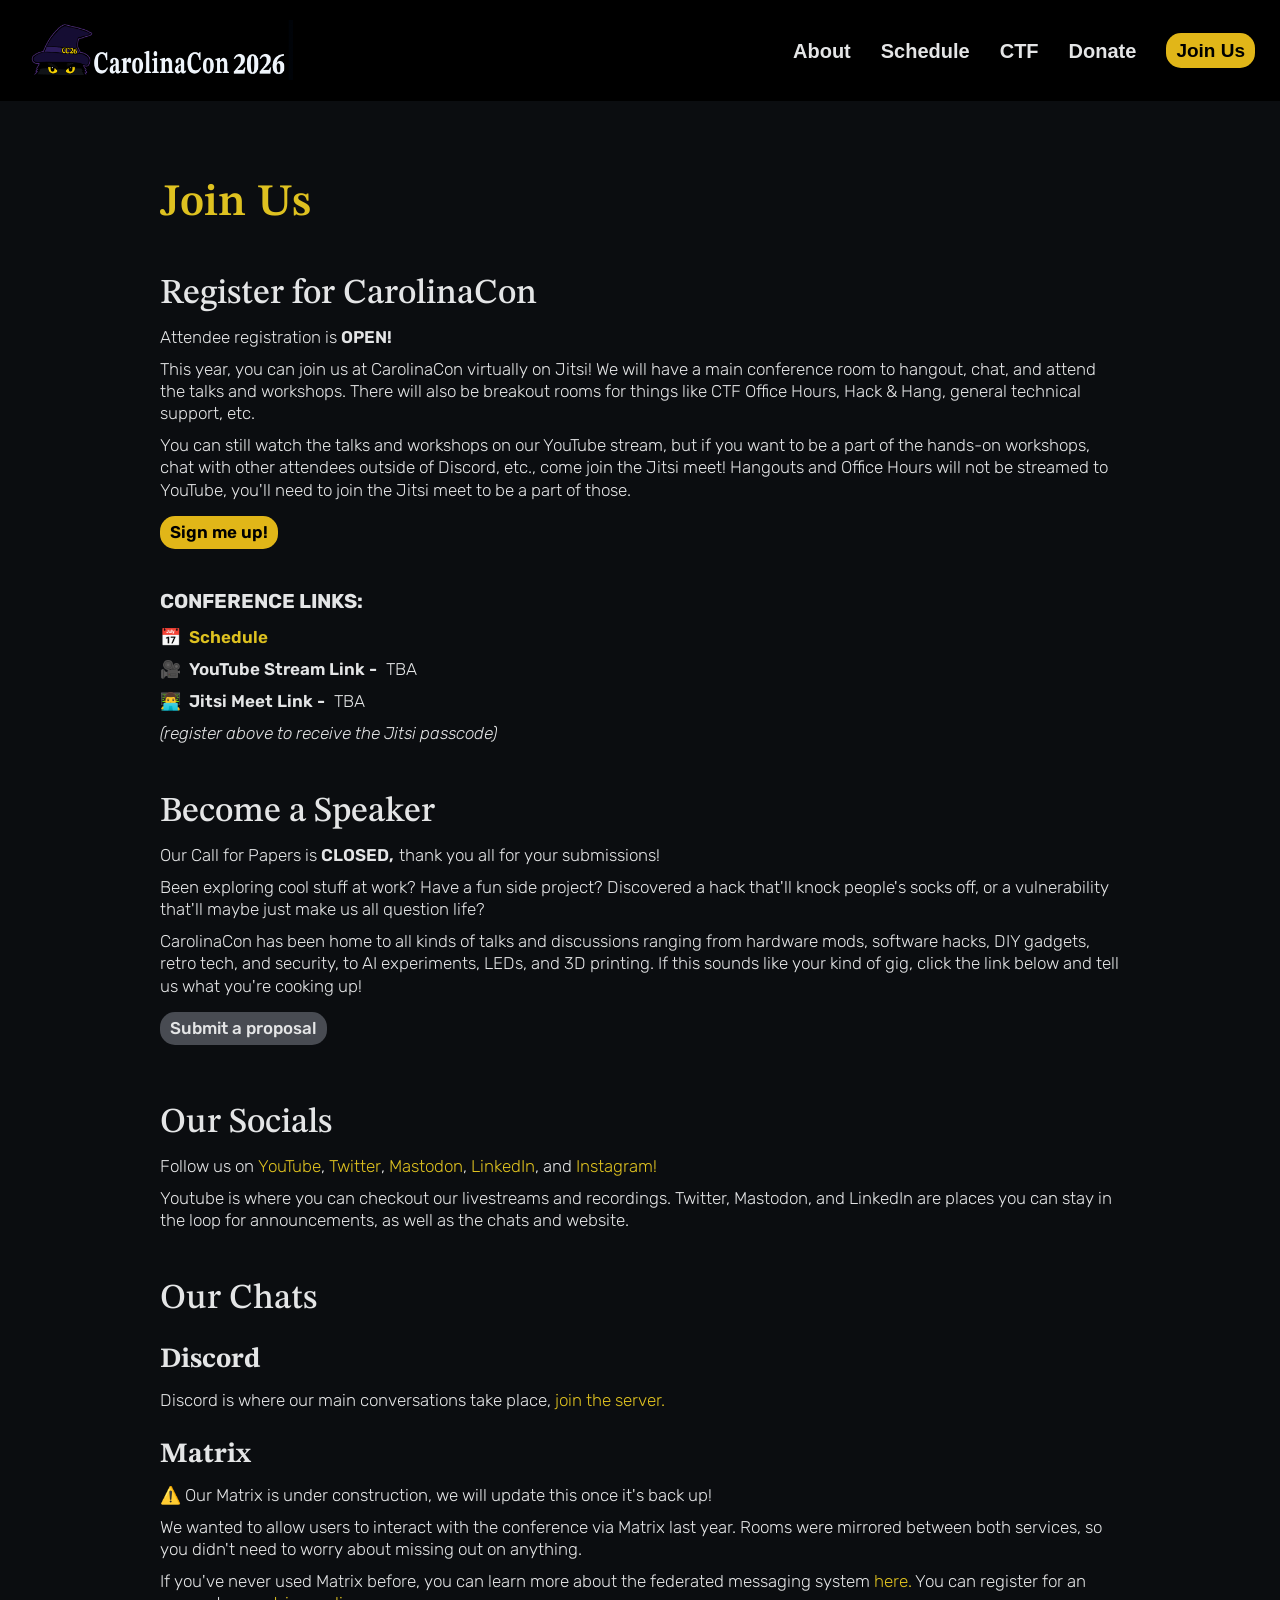
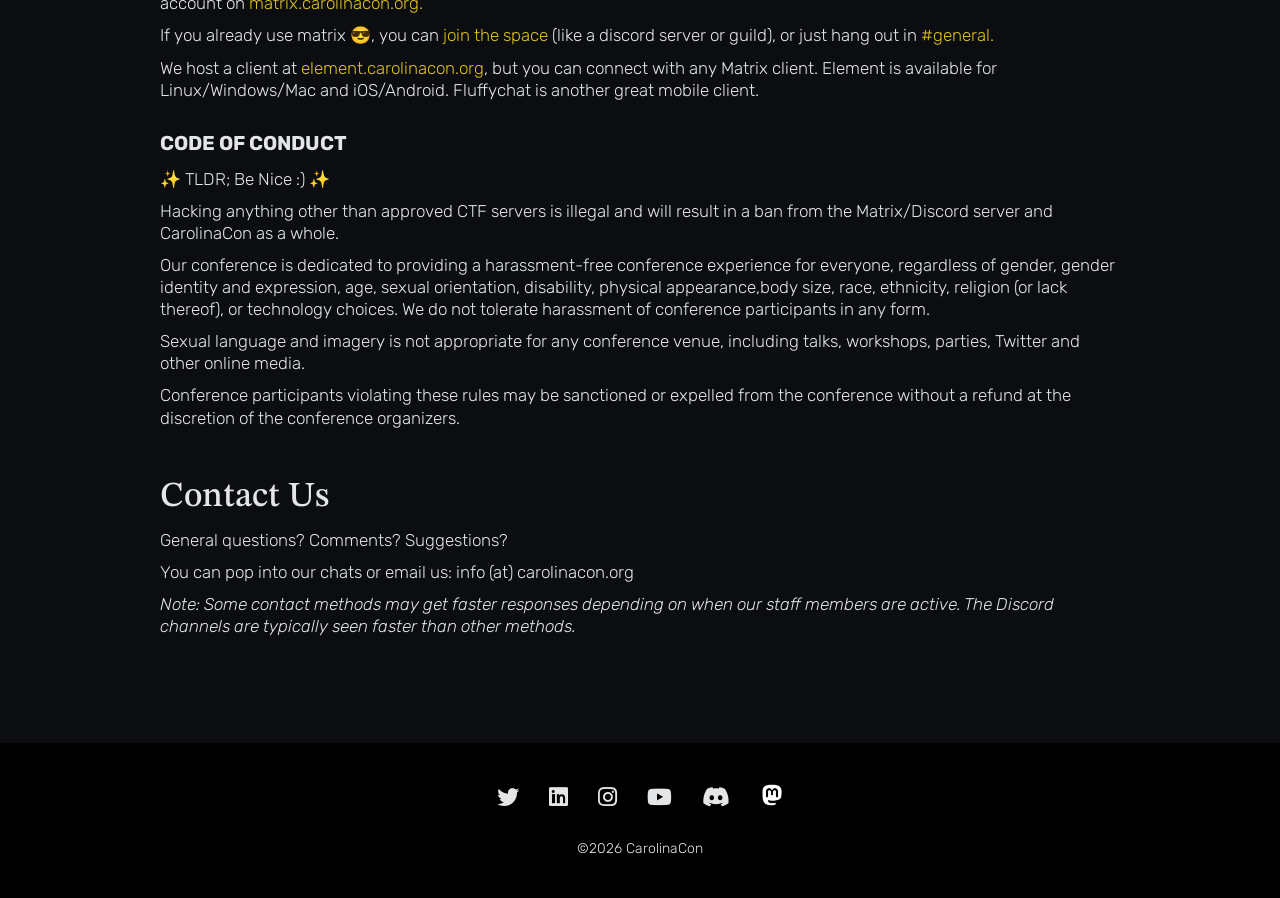
<file: pages/join-us.html>
<!DOCTYPE html>
<html lang="en">
  <head>
    <meta charset="UTF-8" />
    <meta name="viewport" content="width=device-width, initial-scale=1.0" />
    <link rel="preconnect" href="https://fonts.googleapis.com">
    <link rel="preconnect" href="https://fonts.gstatic.com" crossorigin>
    <link href="https://fonts.googleapis.com/css2?family=Rubik:ital,wght@0,300..900;1,300..900&family=STIX+Two+Text:ital,wght@0,400..700;1,400..700&display=swap" rel="stylesheet">
    <link
      rel="stylesheet"
      href="https://use.fontawesome.com/releases/v5.8.1/css/all.css"
    />
    <link rel="stylesheet" href="../style.css" />
    <link rel="icon" type="image/x-icon" href="../imgs/hat-favicon.png" />
    <title>CarolinaCon 2026</title>
  </head>

  <body>
    <header class="header">
      <a href="../index.html" class="title">
        <img class="logo" src="../imgs/cc-site-logo-test.png" alt="CC Logo" />
      </a>
      <nav class="main-nav">
        <ul class="main-nav-list">
          <li>
            <a class="main-nav-link" href="/pages/about.html">About</a>
          </li>
          <li>
            <a class="main-nav-link" href="/pages/schedule.html">Schedule</a>
          </li>
          <li><a class="main-nav-link" href="/pages/ctf.html">CTF</a></li>
          <li><a class="main-nav-link"
              href="https://hcb.hackclub.com/donations/start/carolinacon"
              target="_blank">Donate</a>
          </li>
          <li>
            <a class="main-nav-link btn btn-primary" href="/pages/join-us.html">Join Us</a>
          </li>
      </nav>
    </header>

    <article>
      <header class="post-header">
        <h1 class="post-title">Join Us</h1>
      </header>
      <h2>Register for CarolinaCon</h2>
      <p>Attendee registration is <strong>OPEN!</strong></p>
      <p>
        This year, you can join us at CarolinaCon virtually on Jitsi! We will have a main conference room to hangout, chat, and attend the talks and workshops. There will also be breakout rooms for things like CTF Office Hours, Hack & Hang, general technical support, etc.
      </p>
      <p>
        You can still watch the talks and workshops on our YouTube stream, but if you want to be a part of the hands-on workshops, chat with other attendees outside of Discord, etc., come join the Jitsi meet! Hangouts and Office Hours will not be streamed to YouTube, you'll need to join the Jitsi meet to be a part of those.</em>
      </p>
      <a href="https://cryptpad.fr/form/#/2/form/view/46bVFcLg-rc7zIE5uho-Kq+TJ9W1PeEZxkEZWeGH5b4/" class="btn btn-secondary" target="_blank">Sign me up!</a>

      <h4>Conference Links:</h4>
      <p><strong><a href="./schedule.html">📅 &nbsp;Schedule</a></strong></p>
      <p><strong>🎥 &nbsp;YouTube Stream Link -</strong> TBA</p>
      <p><strong>👨‍💻 &nbsp;Jitsi Meet Link -</strong> TBA</p>
      <p><em>(register above to receive the Jitsi passcode)</em></p>

      <h2 id="become-a-speaker">Become a Speaker</h2>
      <p>Our Call for Papers is <strong>CLOSED,</strong>thank you all for your submissions!</p>
      <p>Been exploring cool stuff at work? Have a fun side project? Discovered a hack that'll knock people's socks off, or a vulnerability that'll maybe just make us all question life?</p>
      <p>CarolinaCon has been home to all kinds of talks and discussions ranging from hardware mods, software hacks, DIY gadgets, retro tech, and security, to AI experiments, LEDs, and 3D printing. If this sounds like your kind of gig, click the link below and tell us what you're cooking up!</p>

      <a href="https://cfp.carolinacon.org/carolinacon-2026" class="btn btn-secondary expired" target="_blank">Submit a proposal</a>

      <h2 id="our-socials">Our Socials</h2>
      <p>
        Follow us on <a href="https://www.youtube.com/@CarolinaCon" target="_blank">YouTube</a>,
        <a href="https://x.com/CarolinaCon" target="_blank">Twitter</a>, <a href="https://infosec.exchange/@carolinacon" target="_blank">Mastodon</a>, 
        <a href="https://www.linkedin.com/company/carolinacon/" target="_blank">LinkedIn</a>, and <a href="https://www.instagram.com/carolinacon_" target=""_blank">Instagram!</a>
      </p>
      <p>
        Youtube is where you can checkout our livestreams and recordings.
        Twitter, Mastodon, and LinkedIn are places you can stay in the loop for
        announcements, as well as the chats and website.
      </p>

      <h2>Our Chats</h2>
      <h3>Discord</h3>
      <p>
        Discord is where our main conversations take place,
        <a href="https://discord.gg/WF8St28HsK">join the server.</a>
      </p>

      <h3>Matrix</h3>
      <p>⚠️ Our Matrix is under construction, we will update this once it's back up!</p>
      <p>
        We wanted to allow users to interact with the conference via Matrix last
        year. Rooms were mirrored between both services, so you didn't need to
        worry about missing out on anything.
      </p>
      <p>
        If you've never used Matrix before, you can learn more about the
        federated messaging system <a href="https://matrix.org/">here.</a> You
        can register for an account on
        <a href="https://matrix.carolinacon.org/">matrix.carolinacon.org.</a>
      </p>
      <p>
        If you already use matrix 😎, you can
        <a href="https://matrix.to/#/#carolinacon:carolinacon.org">join the space</a>
        (like a discord server or guild), or just hang out in
        <a href="https://matrix.to/#/#general:carolinacon.org">#general.</a>
      </p>
      <p>
        We host a client at
        <a href="https://element.carolinacon.org/">element.carolinacon.org</a>,
        but you can connect with any Matrix client. Element is available for
        Linux/Windows/Mac and iOS/Android. Fluffychat is another great mobile
        client.
      </p>

      <h4>Code of Conduct</h4>
      <p>✨ TLDR; Be Nice :) ✨</p>
      <p>
        Hacking anything other than approved CTF servers is illegal and will
        result in a ban from the Matrix/Discord server and CarolinaCon as a
        whole.
      </p>
      <p>
        Our conference is dedicated to providing a harassment-free conference
        experience for everyone, regardless of gender, gender identity and
        expression, age, sexual orientation, disability, physical
        appearance,body size, race, ethnicity, religion (or lack thereof), or
        technology choices. We do not tolerate harassment of conference
        participants in any form.
      </p>
      <p>
        Sexual language and imagery is not appropriate for any conference venue,
        including talks, workshops, parties, Twitter and other online media.
      </p>
      <p>
        Conference participants violating these rules may be sanctioned or
        expelled from the conference without a refund at the discretion of the
        conference organizers.
      </p>

      <h2>Contact Us</h2>
      <p>General questions? Comments? Suggestions?</p>
      <p>You can pop into our chats or email us: info (at) carolinacon.org</p>
      <p>
        <em>Note: Some contact methods may get faster responses depending on when
          our staff members are active. The Discord channels are typically seen
          faster than other methods.</em>
      </p>
    </article>

  <footer>
      <ul class="socials-list">
        <li>
          <a
            class="socials-link fab fa-twitter"
            href="https://x.com/CarolinaCon"
            target="_blank"
          ></a>
        </li>
        <li>
          <a 
            class="socials-link fab fa-linkedin" 
            href="https://www.linkedin.com/company/carolinacon/"  
            target="_blank"
            ></a>
        </li>
        <li>
          <a
            class="socials-link fab fa-instagram"
            href="https://www.instagram.com/carolinacon_"
          ></a>
        </li>
        <li>
          <a
            class="socials-link fab fa-youtube"
            href="https://www.youtube.com/@CarolinaCon"
            target="_blank"
          ></a>
        </li>
        <li>
          <a
            class="socials-link fab fa-discord"
            href="https://discord.gg/WF8St28HsK"
            target="_blank"
          ></a>
        </li>
         <li>
          <a 
            class="socials-link" 
            href="https://infosec.exchange/@carolinacon"
            target="_blank"
            ><div id="mastodon-logo"></div
          ></a>
        </li>
        <!-- <li>
          <a 
            class="socials-link" 
            href="https://matrix.carolinacon.org/"
            target="_blank"
            ><div id="matrix-logo"></div
          ></a>
        </li> -->
      </ul>
      <p class="footer-text">&copy;2026 CarolinaCon</p>
    </footer>
  </body>
</html>
</file>
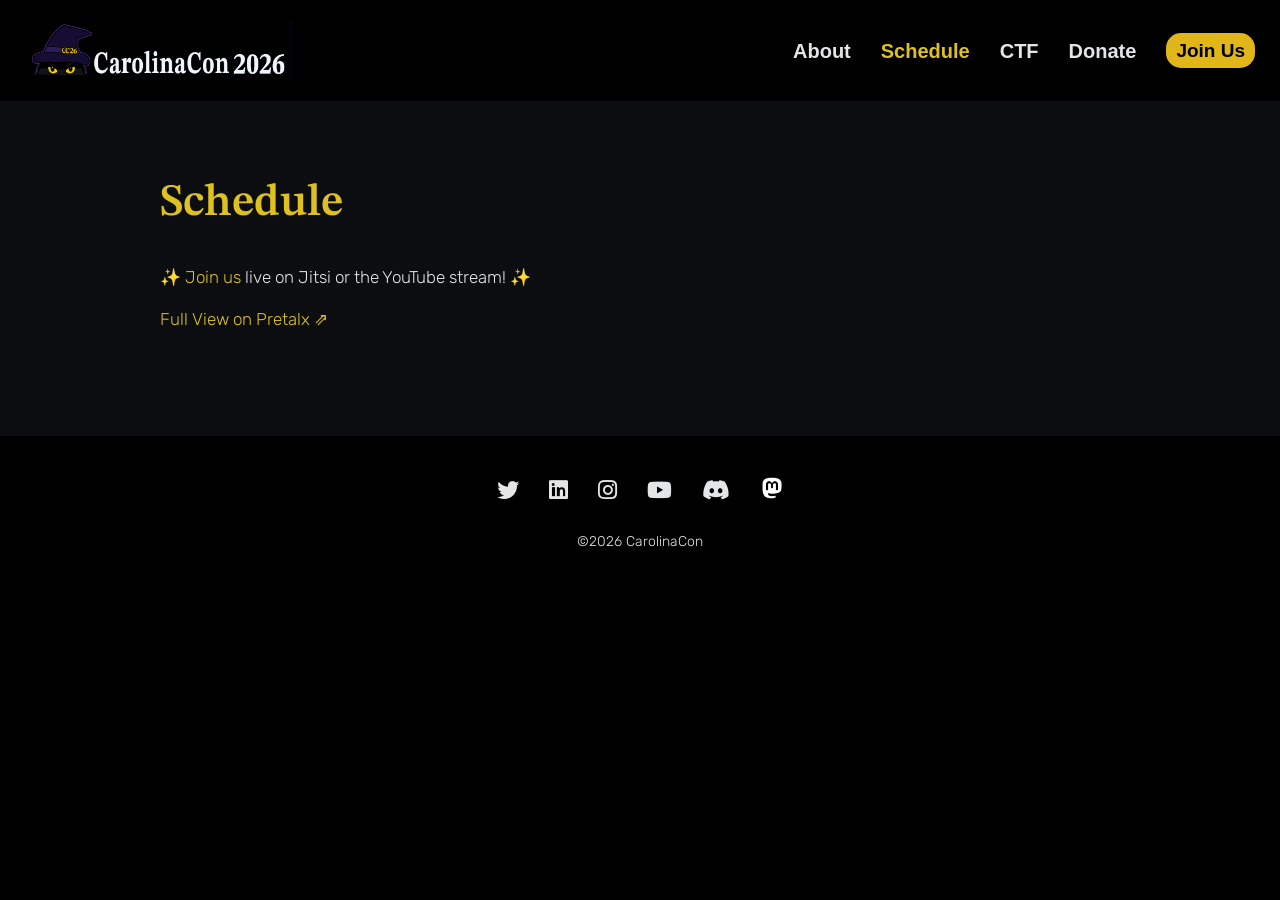
<file: pages/schedule.html>
<!DOCTYPE html>
<html lang="en">
  <head>
    <meta charset="UTF-8" />
    <meta name="viewport" content="width=device-width, initial-scale=1.0" />
    <link rel="preconnect" href="https://fonts.googleapis.com">
    <link rel="preconnect" href="https://fonts.gstatic.com" crossorigin>
    <link href="https://fonts.googleapis.com/css2?family=Rubik:ital,wght@0,300..900;1,300..900&family=STIX+Two+Text:ital,wght@0,400..700;1,400..700&display=swap" rel="stylesheet">
    <link
      rel="stylesheet"
      href="https://use.fontawesome.com/releases/v5.8.1/css/all.css"
    />
    <link rel="stylesheet" href="../style.css" />
    <link rel="icon" type="image/x-icon" href="../imgs/hat-favicon.png" />
    <script type="text/javascript" src="https://cfp.carolinacon.org/carolinacon-2026/widgets/schedule.js"></script>
    <title>CarolinaCon 2026</title>
  </head>
  <body>
    <header class="header">
      <a href="../index.html" class="title"
        ><img class="logo" src="../imgs/cc-site-logo-test.png" alt="CC Logo"
      /></a>
      <nav class="main-nav">
        <ul class="main-nav-list">
          <li>
            <a class="main-nav-link" href="/pages/about.html">About</a>
          </li>
          <li>
            <a class="main-nav-link active" href="/pages/schedule.html"
              >Schedule</a
            >
          </li>
          <li><a class="main-nav-link" href="/pages/ctf.html">CTF</a></li>
          <li><a class="main-nav-link"
              href="https://hcb.hackclub.com/donations/start/carolinacon"
              target="_blank">Donate</a>
          </li>
          <li>
            <a class="main-nav-link btn btn-primary" href="/pages/join-us.html">Join Us</a>
          </li>
        </ul>
      </nav>
    </header>

    <article>
      <header class="post-header">
        <h1 class="post-title">Schedule</h1>
      </header>
      <p>✨&nbsp;<a href="./join-us.html">Join us</a> live on Jitsi or the YouTube stream!&nbsp;✨</p>
      <br />
      <p><a href="https://cfp.carolinacon.org/carolinacon-2026/schedule/" target="_blank">Full View on Pretalx &neArr;</a></p>
      <pretalx-schedule event-url="https://cfp.carolinacon.org/carolinacon-2026/" locale="en" format="grid" style="--pretalx-clr-primary: #33214f"></pretalx-schedule>
      <noscript>
        <div class="pretalx-widget">
          <div class="pre-release-container">
              <p id="js-message">
                  It seems JavaScript is disabled in your browser. <br/> You can enable it and refresh, or access the schedule without JavaScript below:
              </p>
              <a href="https://cfp.carolinacon.org/carolinacon-2026/schedule/" class="btn btn-secondary" target="_blank">View Schedule</a>
          </div>
      </noscript>
    </article>

     <footer>
      <ul class="socials-list">
        <li>
          <a
            class="socials-link fab fa-twitter"
            href="https://x.com/CarolinaCon"
            target="_blank"
          ></a>
        </li>
        <li>
          <a 
            class="socials-link fab fa-linkedin" 
            href="https://www.linkedin.com/company/carolinacon/"  
            target="_blank"
            ></a>
        </li>
        <li>
          <a
            class="socials-link fab fa-instagram"
            href="https://www.instagram.com/carolinacon_"
          ></a>
        </li>
        <li>
          <a
            class="socials-link fab fa-youtube"
            href="https://www.youtube.com/@CarolinaCon"
            target="_blank"
          ></a>
        </li>
        <li>
          <a
            class="socials-link fab fa-discord"
            href="https://discord.gg/WF8St28HsK"
            target="_blank"
          ></a>
        </li>
         <li>
          <a 
            class="socials-link" 
            href="https://infosec.exchange/@carolinacon"
            target="_blank"
            ><div id="mastodon-logo"></div
          ></a>
        </li>
        <!-- <li>
          <a 
            class="socials-link" 
            href="https://matrix.carolinacon.org/"
            target="_blank"
            ><div id="matrix-logo"></div
          ></a>
        </li> -->
      </ul>
      <p class="footer-text">&copy;2026 CarolinaCon</p>
    </footer>
  </body>
</html>
</file>
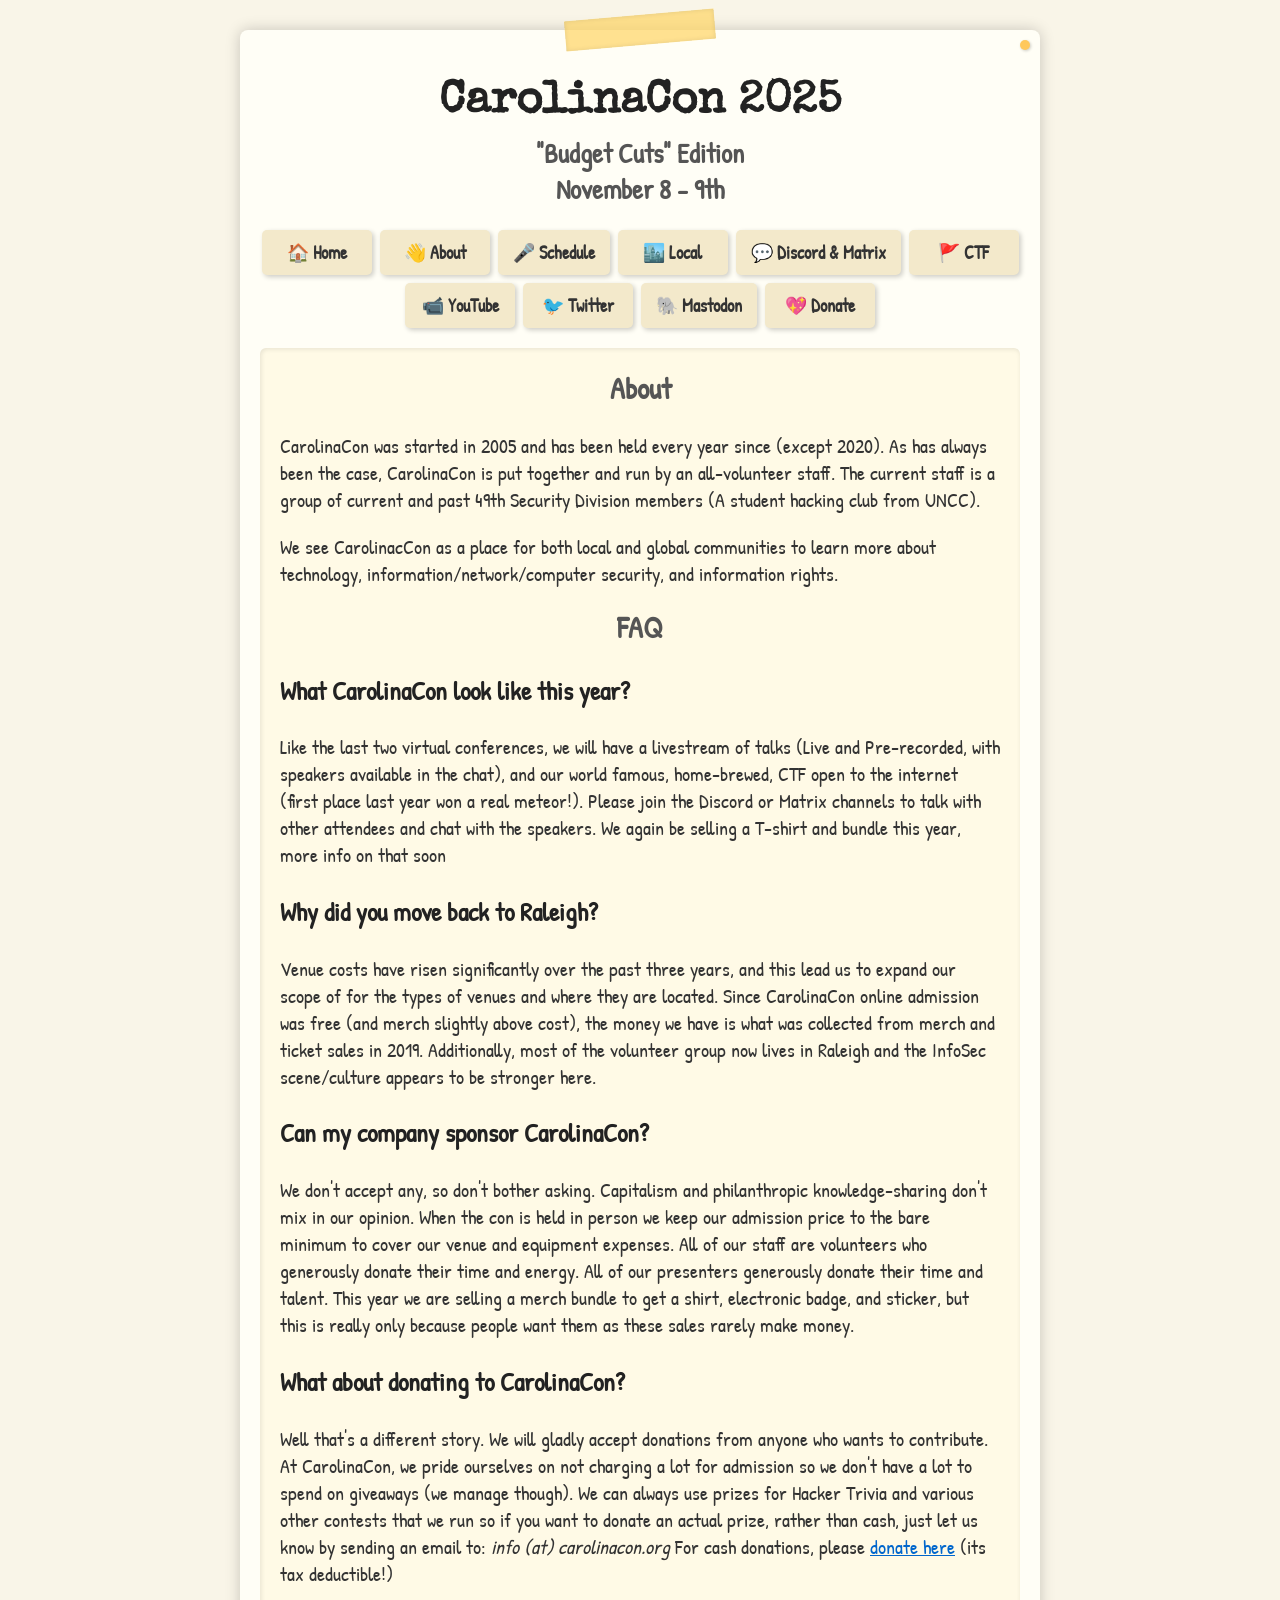
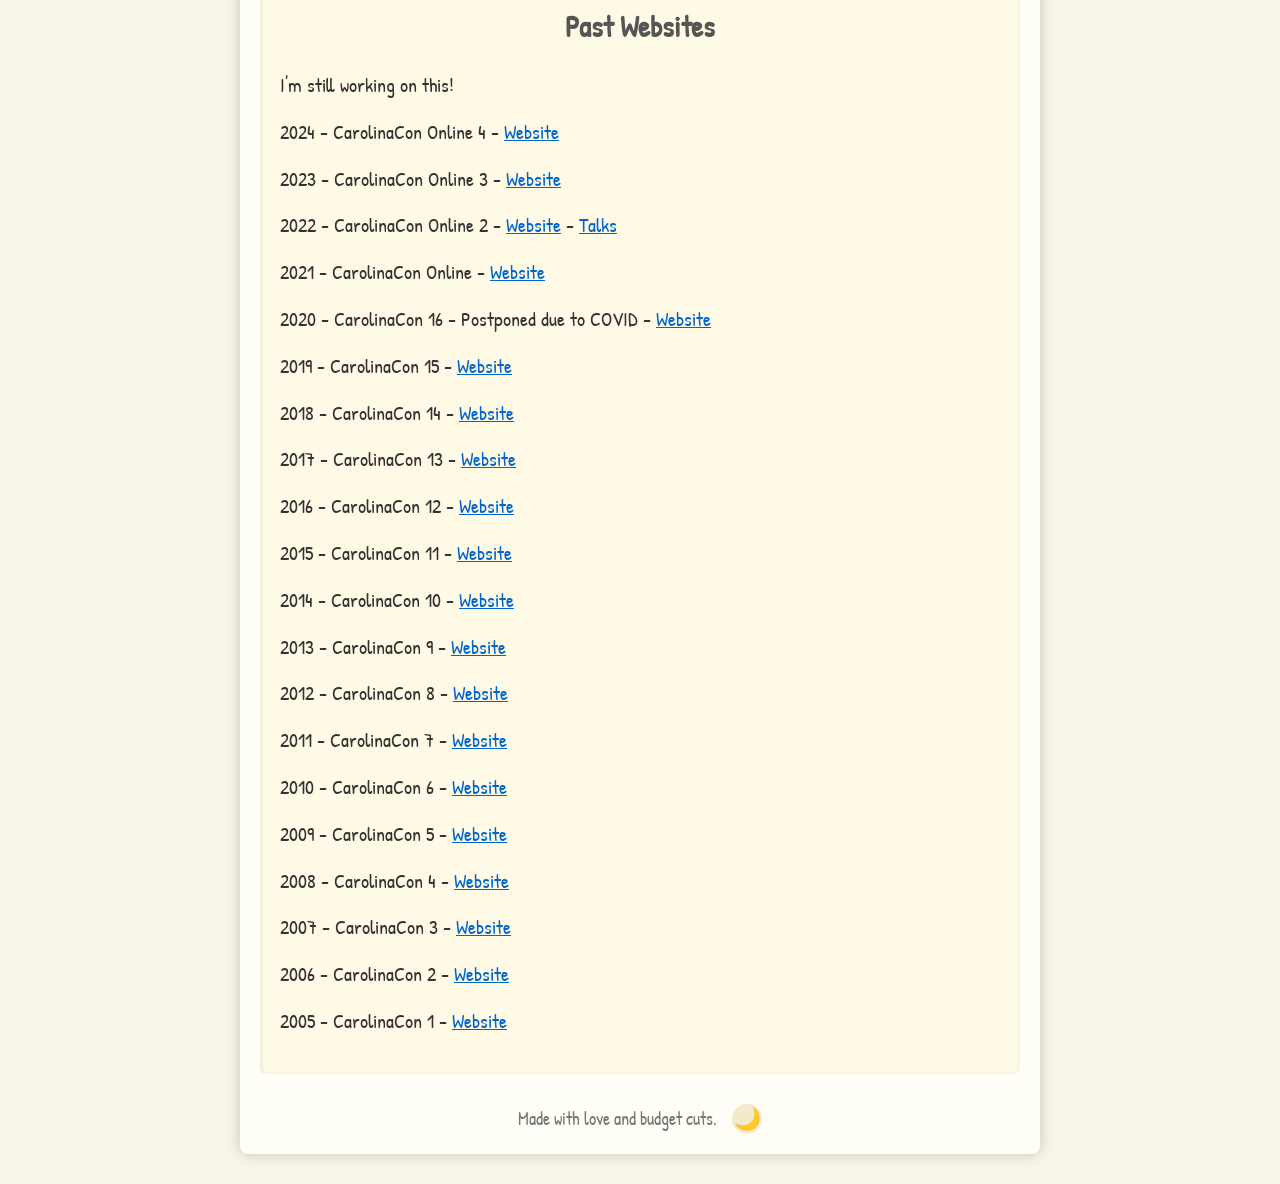
<file: archive/cconline5/about.html>
<!DOCTYPE html>
<html lang="en">
<head>
    <meta charset="UTF-8">
    <meta name="viewport" content="width=device-width, initial-scale=1.0">
    <title>CarolinaCon 2025 - Budget Cuts</title>
    <link rel="preconnect" href="https://fonts.googleapis.com">
    <link rel="preconnect" href="https://fonts.gstatic.com" crossorigin>
    <link href="https://fonts.googleapis.com/css2?family=Special+Elite&family=Patrick+Hand&display=swap" rel="stylesheet">
    <link rel="stylesheet" href="./assets/main.css"/>
    <script type="text/javascript" src="./assets/main.js"></script>
</head>

<body>
    <div class="container">
        <div class="tape"></div>
        <h1>CarolinaCon 2025</h1>
        <h2>"Budget Cuts" Edition<br>November 8 - 9th</h2>
        
        <nav>
            <a href="./index.html">🏠 Home</a>
            <a href="./about.html">👋 About</a>
            <a href="./talks.html">🎤 Schedule</a>
            <a href="./localevents.html">🏙️ Local</a>
            <a href="./coms.html">💬 Discord & Matrix</a>
            <a href="https://ctf.carolinacon.org/">🚩 CTF</a>
            <a href="https://www.youtube.com/@CarolinaCon">📹 YouTube</a>
            <a href="https://twitter.com/CarolinaCon">🐦 Twitter</a>
            <a href="https://infosec.exchange/@carolinacon">🐘 Mastodon</a>
            <a href="https://hcb.hackclub.com/donations/start/carolinacon">💖 Donate</a>
        </nav>

        <section class="card">
            <div class="corner-pin"></div>
            <h2>About</h2>
            <p>CarolinaCon was started in 2005 and has been held every year since (except 2020). As has always been the case, CarolinaCon is put together and run by an all-volunteer staff. The current staff is a group of current and past 49th Security Division members (A student hacking club from UNCC).</p>
            <p>We see CarolinacCon as a place for both local and global communities to learn more about technology, information/network/computer security, and information rights.</p>

            <h2>FAQ</h2>
            <h3>What CarolinaCon look like this year?</h3>
            <p>Like the last two virtual conferences, we will have a livestream of talks (Live and Pre-recorded, with speakers available in the chat), and our world famous, home-brewed, CTF open to the internet (first place last year won a real meteor!). Please join the Discord or Matrix channels to talk with other attendees and chat with the speakers. We again be selling a T-shirt and bundle this year, more info on that soon</p>

            <h3>Why did you move back to Raleigh?</h3>
            <p>Venue costs have risen significantly over the past three years, and this lead us to expand our scope of for the types of venues and where they are located. Since CarolinaCon online admission was free (and merch slightly above cost), the money we have is what was collected from merch and ticket sales in 2019. Additionally, most of the volunteer group now lives in Raleigh and the InfoSec scene/culture appears to be stronger here.</p>

            <h3>Can my company sponsor CarolinaCon?</h3>
            <p>We don't accept any, so don't bother asking. Capitalism and philanthropic knowledge-sharing don't mix in our opinion. When the con is held in person we keep our admission price to the bare minimum to cover our venue and equipment expenses. All of our staff are volunteers who generously donate their time and energy. All of our presenters generously donate their time and talent. This year we are selling a merch bundle to get a shirt, electronic badge, and sticker, but this is really only because people want them as these sales rarely make money.</p>

            <h3>What about donating to CarolinaCon?</h3>

            <p>Well that's a different story. We will gladly accept donations from anyone who wants to contribute. At CarolinaCon, we pride ourselves on not charging a lot for admission so we don't have a lot to spend on giveaways (we manage though). We can always use prizes for Hacker Trivia and various other contests that we run so if you want to donate an actual prize, rather than cash, just let us know by sending an email to: <i>info (at) carolinacon.org</i> For cash donations, please <a href="https://hcb.hackclub.com/donations/start/carolinacon"> donate here</a> (its tax deductible!)</p>

            <h2>Past Websites</h2>
            <p>I'm still working on this!</p>
            <p>2024 - CarolinaCon Online 4 - <a href="/archive/cconline4/index.html">Website</a></a></p>
            <p>2023 - CarolinaCon Online 3 - <a href="/archive/cconline3/index.html">Website</a></p>
            <p>2022 - CarolinaCon Online 2 - <a href="/archive/cconline2/index.html">Website</a> - <a href="https://www.youtube.com/playlist?list=PLdh5UOMgeDvkH3JI0-TQZBD1PnPqiPzg1">Talks</a></p>
            <p>2021 - CarolinaCon Online - <a href="/archive/cconline/index.html">Website</a></p>
            <p>2020 - CarolinaCon 16 - Postponed due to COVID - <a href="/archive/cc2020/index.html">Website</a></p>
            <p>2019 - CarolinaCon 15 - <a href="/archive/cc2019/index.html">Website</a></p>
            <p>2018 - CarolinaCon 14 - <a href="/archive/cc2018/index.html">Website</a></p>
            <p>2017 - CarolinaCon 13 - <a href="/archive/cc2017/index.html">Website</a></p>
            <p>2016 - CarolinaCon 12 - <a href="/archive/cc2016/index.html">Website</a></p>
            <p>2015 - CarolinaCon 11 - <a href="/archive/cc2015/index.html">Website</a></p>
            <p>2014 - CarolinaCon 10 - <a href="/archive/cc2014/index.html">Website</a></p>
            <p>2013 - CarolinaCon 9 - <a href="/archive/cc2013/index.html">Website</a></p>
            <p>2012 - CarolinaCon 8 - <a href="/archive/cc2012/index.html">Website</a></p>
            <p>2011 - CarolinaCon 7 - <a href="/archive/cc2011/index.html">Website</a></p>
            <p>2010 - CarolinaCon 6 - <a href="/archive/cc2010/index.html">Website</a></p>
            <p>2009 - CarolinaCon 5 - <a href="/archive/cc2009/index.html">Website</a></p>
            <p>2008 - CarolinaCon 4 - <a href="/archive/cc2008/index.html">Website</a></p>
            <p>2007 - CarolinaCon 3 - <a href="/archive/cc2007/index.html">Website</a></p>
            <p>2006 - CarolinaCon 2 - <a href="/archive/cc2006/index.html">Website</a></p>
            <p>2005 - CarolinaCon 1 - <a href="/archive/cc2005/index.html">Website</a></p>
        </section>

        <footer>
            Made with love and budget cuts.
            <button class="theme-toggle" id="theme-toggle" aria-label="Toggle dark mode">🌙</button>
        </footer>
    </div>
</body>

</html>

<!--Made with love by Wes-->
</file>
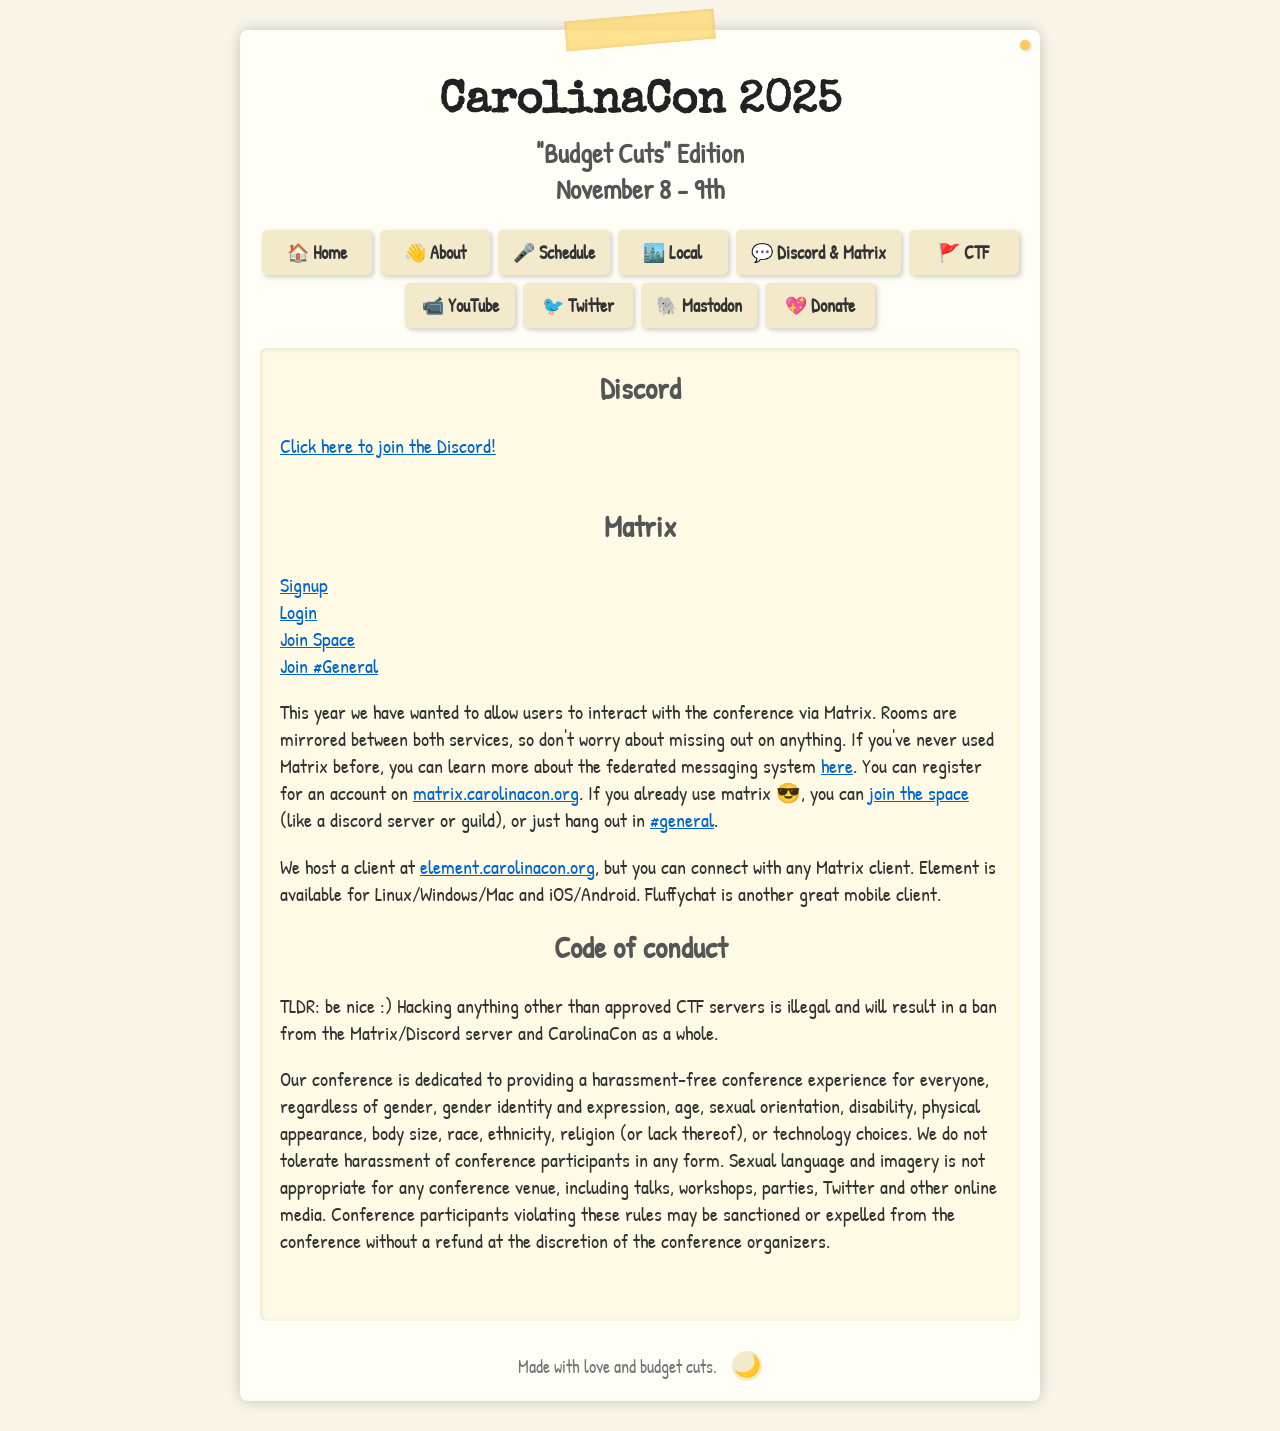
<file: archive/cconline5/coms.html>
<!DOCTYPE html>
<html lang="en">

<head>
    <meta charset="UTF-8">
    <meta name="viewport" content="width=device-width, initial-scale=1.0">
    <title>CarolinaCon 2025 - Budget Cuts</title>
    <link rel="preconnect" href="https://fonts.googleapis.com">
    <link rel="preconnect" href="https://fonts.gstatic.com" crossorigin>
    <link href="https://fonts.googleapis.com/css2?family=Special+Elite&family=Patrick+Hand&display=swap" rel="stylesheet">
    <link rel="stylesheet" href="./assets/main.css"/>
    <script type="text/javascript" src="./assets/main.js"></script>
</head>

<body>
    <div class="container">
        <div class="tape"></div>
        <h1>CarolinaCon 2025</h1>
        <h2>"Budget Cuts" Edition<br>November 8 - 9th</h2>
        
        <nav>
            <a href="./index.html">🏠 Home</a>
            <a href="./about.html">👋 About</a>
            <a href="./talks.html">🎤 Schedule</a>
            <a href="./localevents.html">🏙️ Local</a>
            <a href="./coms.html">💬 Discord & Matrix</a>
            <a href="https://ctf.carolinacon.org/">🚩 CTF</a>
            <a href="https://www.youtube.com/@CarolinaCon">📹 YouTube</a>
            <a href="https://twitter.com/CarolinaCon">🐦 Twitter</a>
            <a href="https://infosec.exchange/@carolinacon">🐘 Mastodon</a>
            <a href="https://hcb.hackclub.com/donations/start/carolinacon">💖 Donate</a>
        </nav>

        <section class="card">
            <div class="corner-pin"></div>

            <h2>Discord</h3>
            <p><a href="https://discord.gg/WF8St28HsK">Click here to join the Discord!</a></p>
            <br>
            <h2>Matrix</h3>
            <div class="row">
                <div class="col"><a href="https://matrix.carolinacon.org">Signup</a></div>
                <div class="col"><a href="https://element.carolinacon.org/">Login</a></div>
                <div class="col"><a href="https://matrix.to/#/#carolinacon:carolinacon.org">Join Space</a></div>
                <div class="col"><a href="https://matrix.to/#/#general:carolinacon.org">Join #General</a></div>
            </div>

            <p>This year we have wanted to allow users to interact with the conference via Matrix. Rooms are mirrored between both services, so don't worry about missing out on anything. If you've never used Matrix before, you can learn more about the federated messaging system <a href="https://matrix.org/">here</a>. You can register for an account on <a href="https://matrix.carolinacon.org/">matrix.carolinacon.org</a>. If you already use matrix 😎, you can <a href="https://matrix.to/#/#carolinacon:carolinacon.org">join the space</a> (like a discord server or guild), or just hang out in <a href="https://matrix.to/#/#general:carolinacon.org">#general</a>.</p>
            <p> We host a client at <a href="https://element.carolinacon.org/">element.carolinacon.org</a>, but you can connect with any Matrix client. Element is available for Linux/Windows/Mac and iOS/Android. Fluffychat is another great mobile client.</p>

            <h2>Code of conduct</h3>
            <p>TLDR: be nice :) Hacking anything other than approved CTF servers is illegal and will result in a ban from the Matrix/Discord server and CarolinaCon as a whole.</p>
            <p>Our conference is dedicated to providing a harassment-free conference experience for everyone, regardless of gender, gender identity and expression, age, sexual orientation, disability, physical appearance, body size, race, ethnicity, religion (or lack thereof), or technology choices. We do not tolerate harassment of conference participants in any form. Sexual language and imagery is not appropriate for any conference venue, including talks, workshops, parties, Twitter and other online media. Conference participants violating these rules may be sanctioned or expelled from the conference without a refund at the discretion of the conference organizers.</p>
            <br>
        </section>

        <footer>
            Made with love and budget cuts.
            <button class="theme-toggle" id="theme-toggle" aria-label="Toggle dark mode">🌙</button>
        </footer>
    </div>
</body>
</html>

<!--Made with love by Wes-->
</file>
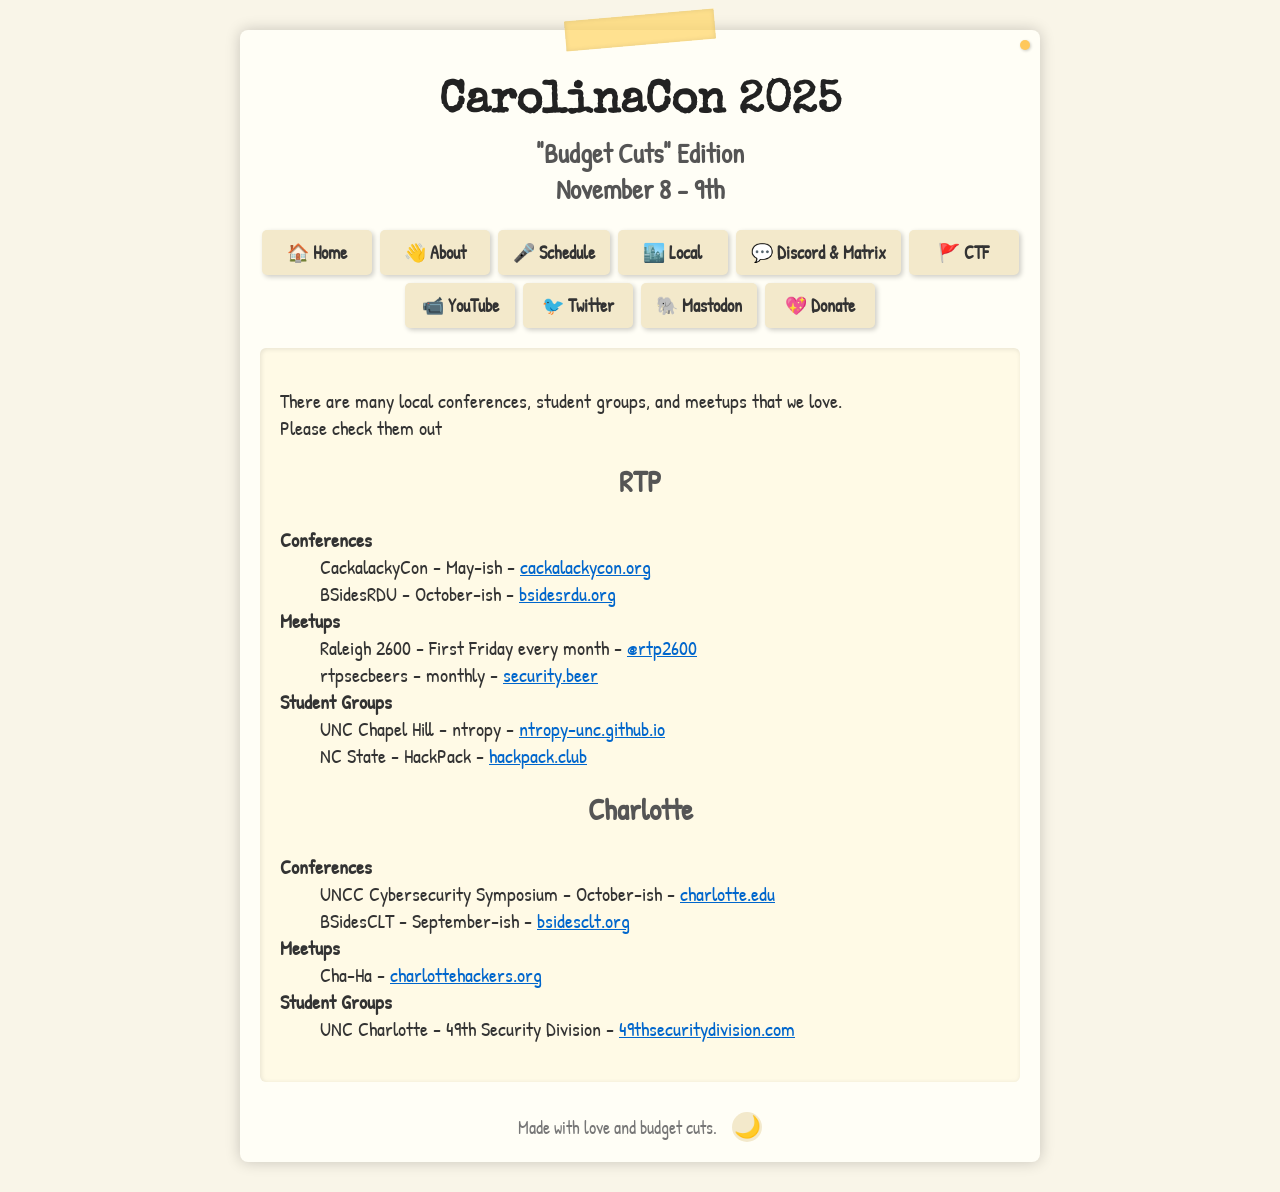
<file: archive/cconline5/localevents.html>
<!DOCTYPE html>
<html lang="en">

<head>
    <meta charset="UTF-8">
    <meta name="viewport" content="width=device-width, initial-scale=1.0">
    <title>CarolinaCon 2025 - Budget Cuts</title>
    <link rel="preconnect" href="https://fonts.googleapis.com">
    <link rel="preconnect" href="https://fonts.gstatic.com" crossorigin>
    <link href="https://fonts.googleapis.com/css2?family=Special+Elite&family=Patrick+Hand&display=swap" rel="stylesheet">
    <link rel="stylesheet" href="./assets/main.css"/>
    <script type="text/javascript" src="./assets/main.js"></script>
</head>

<body>
    <div class="container">
        <div class="tape"></div>
        <h1>CarolinaCon 2025</h1>
        <h2>"Budget Cuts" Edition<br>November 8 - 9th</h2>
        
        <nav>
            <a href="./index.html">🏠 Home</a>
            <a href="./about.html">👋 About</a>
            <a href="./talks.html">🎤 Schedule</a>
            <a href="./localevents.html">🏙️ Local</a>
            <a href="./coms.html">💬 Discord & Matrix</a>
            <a href="https://ctf.carolinacon.org/">🚩 CTF</a>
            <a href="https://www.youtube.com/@CarolinaCon">📹 YouTube</a>
            <a href="https://twitter.com/CarolinaCon">🐦 Twitter</a>
            <a href="https://infosec.exchange/@carolinacon">🐘 Mastodon</a>
            <a href="https://hcb.hackclub.com/donations/start/carolinacon">💖 Donate</a>
        </nav>

        <section class="card">
            <div class="corner-pin"></div>
            <p>There are many local conferences, student groups, and meetups that we love. <br>Please check them out</p>
            <h2>RTP</h2>
            <dl>
                <dt><b>Conferences</b></dt>
                    <dd>CackalackyCon - May-ish - <a href="https://www.cackalackycon.org/">cackalackycon.org</a></dd>
                    <dd>BSidesRDU - October-ish - <a href="https://bsidesrdu.org/">bsidesrdu.org</a></dd>
                <dt><b>Meetups</b></dt>
                    <dd>Raleigh 2600 - First Friday every month - <a href="https://twitter.com/rtp2600">@rtp2600</a></dd>
                    <dd>rtpsecbeers - monthly - <a href="https://www.meetup.com/RTP-Security-Beers/">security.beer</a></dd>
                <dt><b>Student Groups</b></dt>
                    <dd>UNC Chapel Hill - ntropy - <a href="https://ntropy-unc.github.io/">ntropy-unc.github.io</a></dd>
                    <dd>NC State - HackPack - <a href="https://hackpack.club/">hackpack.club</a></dd>
            </dl>
            <h2>Charlotte</h2>
            <dl>
                <dt><b>Conferences</b></dt>
                    <dd>UNCC Cybersecurity Symposium - October-ish - <a href="https://cybersecuritysymposium.charlotte.edu/">charlotte.edu</a></dd>
                    <dd>BSidesCLT - September-ish - <a href="https://www.bsidesclt.org/">bsidesclt.org</a></dd>
                <dt><b>Meetups</b></dt>
                    <dd>Cha-Ha - <a href="https://www.meetup.com/CharlotteHackers/">charlottehackers.org</a></dd>
                <dt><b>Student Groups</b></dt>
                    <dd>UNC Charlotte - 49th Security Division - <a href="https://49thsecuritydivision.com/?">49thsecuritydivision.com</a></dd>
            </dl>
        </section>

        <footer>
            Made with love and budget cuts.
            <button class="theme-toggle" id="theme-toggle" aria-label="Toggle dark mode">🌙</button>
        </footer>
    </div>
</body>
</html>

<!--Made with love by Wes-->
</file>
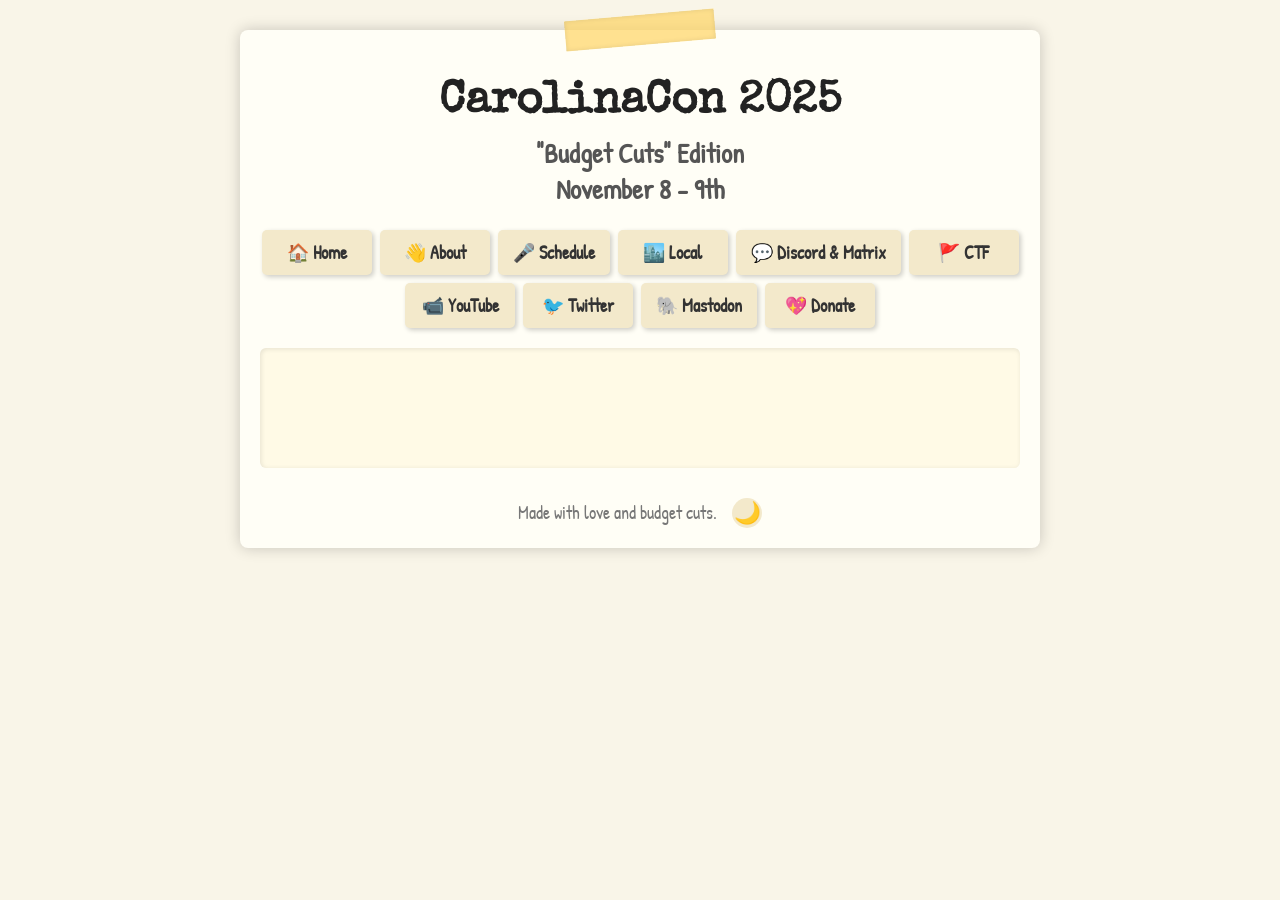
<file: archive/cconline5/talks.html>
<html lang="en">

<head>
    <meta charset="UTF-8">
    <meta name="viewport" content="width=device-width, initial-scale=1.0">
    <title>CarolinaCon 2025 - Budget Cuts</title>
    <link rel="preconnect" href="https://fonts.googleapis.com">
    <link rel="preconnect" href="https://fonts.gstatic.com" crossorigin>
    <link href="https://fonts.googleapis.com/css2?family=Special+Elite&family=Patrick+Hand&display=swap" rel="stylesheet">
    <link rel="stylesheet" href="./assets/main.css"/>
    <script type="text/javascript" src="./assets/main.js"></script>
    <script type="text/javascript" src="https://cfp.carolinacon.org/carolinacon-online-5-2024/widgets/schedule.js"></script>
</head>

<body>
    <div class="container">
        <div class="tape"></div>
        <h1>CarolinaCon 2025</h1>
        <h2>"Budget Cuts" Edition<br>November 8 - 9th</h2>
        
        <nav>
            <a href="./index.html">🏠 Home</a>
            <a href="./about.html">👋 About</a>
            <a href="./talks.html">🎤 Schedule</a>
            <a href="./localevents.html">🏙️ Local</a>
            <a href="./coms.html">💬 Discord & Matrix</a>
            <a href="https://ctf.carolinacon.org/">🚩 CTF</a>
            <a href="https://www.youtube.com/@CarolinaCon">📹 YouTube</a>
            <a href="https://twitter.com/CarolinaCon">🐦 Twitter</a>
            <a href="https://infosec.exchange/@carolinacon">🐘 Mastodon</a>
            <a href="https://hcb.hackclub.com/donations/start/carolinacon">💖 Donate</a>
        </nav>

        <section class="card">
            <pretalx-schedule event-url="https://cfp.carolinacon.org/carolinacon-online-5-2024/" locale="en" format="grid" style="--pretalx-clr-primary: #FF0718; --pretalx-font-family: 'Patrick Hand', cursive; --pretalx-clr-bg: #fffae6; --pretalx-clr-text: #333"></pretalx-schedule>
            <noscript>
               <div class="pretalx-widget">
                    <div class="pretalx-widget-info-message">
                        JavaScript is disabled in your browser. To access our schedule without JavaScript,
                        please <a target="_blank" href="https://cfp.carolinacon.org/carolinacon-online-5-2024/schedule/">click here</a>.
                    </div>
                </div>
            </noscript>
        </section>

        <footer>
            Made with love and budget cuts.
            <button class="theme-toggle" id="theme-toggle" aria-label="Toggle dark mode">🌙</button>
        </footer>
    </div>
</body>
</html>

<!--Made with love by Wes-->
</file>
<file: style.css>
/* Colors */
:root {
  --primary-black: #000000;
  --dark-gray: #0b0d10;
  --mid-gray: #191c23;
  --light-gray: #484b52;
  --lightest-gray: #c1c1c2;
  --primary-white: #e4e5e6;
  --dark-yellow: #e1b618;
  --primary-yellow: #dec120;
  --light-yellow: #f6d723;
  --dark-purple: #261957;
  --light-purple: #2d1d5b;
}

/* General */
* {
  margin: 0;
  padding: 0;
  box-sizing: border-box;
}

html {
  /* Now 1rem = 10px 
  (10px / 16px default browser font size => .0625 => 62.5%) */
  font-size: 62.5%;
}

body {
  background-color: var(--primary-black);
  color: var(--primary-white);
  font-family: "Rubik", sans-serif;
  font-weight: 400;
  line-height: 1;
}

article {
  background-color: var(--dark-gray);
  padding: 8rem 16rem 9.6rem 16rem;
}

section {
  background-color: var(--dark-gray);
  padding: 4.8rem 8rem;
}

h1,
h2,
h3 {
  font-family: "STIX Two Text", serif;
  font-optical-sizing: auto;
  font-style: normal;
}

h1 {
  font-size: 4.5rem;
  margin-bottom: 4rem;
  font-weight: 600;
  color: var(--primary-yellow);
}

h2 {
  font-size: 3.5rem;
  margin-bottom: 1.5rem;
  margin-top: 5rem;
  font-weight: 500;
}

h3 {
  font-size: 2.8rem;
  margin-top: 3rem;
  margin-bottom: 1.5rem;
}

h4 {
  font-size: 2rem;
  text-transform: uppercase;
  margin-top: 3.2rem;
  margin-bottom: 1.5rem;
}

p {
  font-size: 1.7rem;
  font-weight: 300;
  line-height: 1.3;
  margin-bottom: 1rem;
}

strong {
  font-weight: 600;
  padding-right: 0.5rem;
}

a:link,
a:visited {
  color: var(--primary-white);
  display: inline-block;
  cursor: pointer;
  text-decoration: none;
}

a:hover,
a:active {
  color: var(--primary-yellow);
}

.btn {
  display: block;
  border-radius: 1.5rem;
  padding: 0.8rem 1rem;
}

.btn-primary:link,
.btn-primary:visited {
  background-color: var(--dark-yellow);
  color: var(--primary-black);
  font-weight: 700;
  font-size: 1.9rem;
  text-decoration: none;
}

.btn-secondary:link,
.btn-secondary:visited {
  background-color: var(--dark-yellow);
  color: var(--primary-black);
  font-weight: 600;
  font-size: 1.7rem;
  text-decoration: none;
  margin: 0.5rem 0 1rem 0;
}

.btn-secondary.expired:link,
.btn-secondary.expired:visited {
  background-color: var(--light-gray);
  color: var(--primary-white);
  font-weight: 500;
}

.btn-primary:hover,
.btn-secondary:hover,
.btn-primary:active,
.btn-secondary:active {
  background-color: var(--light-yellow);
}

.btn-secondary.expired:hover,
.btn-secondary.expired:active {
  background-color: var(--lightest-gray);
  color: var(--primary-black);
}

.event-btn {
  width: 18rem;
  height: 8.5rem;
  object-fit: cover; 
  object-position: center;
  transition: transform 0.2s ease;
}

.event-btn:hover {
  transform: scale(1.15);
}

.event-btn:active {
  transform: scale(1.05);
}

ul,
ol {
  margin-bottom: 2rem;
}

ul {
  list-style: none;
}

li {
  font-size: 1.6rem;
  margin-bottom: 1rem;
}

li:last-child {
  margin-bottom: 0;
}

/* Header */
.banner {
  padding: 1.5rem 2.5rem;
  display: flex;
  justify-content: center;
  background-color: var(--dark-yellow);
  font-size: 1.5rem;
  font-weight: 500;
  
}

.banner-link:link,
.banner-link:visited {
  color: var(--primary-black);
}

.banner-link:hover,
.banner-link:active {
  color: var(--primary-white);
}

.header {
  background-color: var(--primary-black);
  position: sticky;
  top: 0;
  padding: 0.3rem 2.5rem;
  display: flex;
  justify-content: space-between;
  align-items: center;
}

.logo {
  height: 6rem;
}

.main-nav {
  margin-left: auto;
}

.main-nav-list {
  align-items: center;
  display: flex;
  padding-top: 2rem;
  gap: 3rem;
}

.main-nav-list li {
  margin: 1rem 0;
}

.main-nav-link {
  font-family: Arial, Helvetica, sans-serif;
  font-size: 2rem;
  font-weight: 600;
}

.main-nav-link.active {
  color: var(--primary-yellow);
}

/* Hero Section */
.hero {
  padding: 1rem 0 0 0;
  margin: 0;
  display: flex;
  justify-content: center;
  align-items: center;
  background-color: #000000;
}

.hero-img {
  width: 90%;
}

/* Announcements Section */
.announcements-header {
  margin-top: 0;
  margin-bottom: 3rem;
}

.announcement {
  border: 2px solid var(--primary-black);
  display: grid;
  grid-template-columns: repeat(10, 1fr);
  gap: 1rem;
  box-shadow: 0 5px 10px 0 rgba(0, 0, 0, 0.351);
  background-color: var(--dark-purple);
  border-radius: 12px;
  padding: 2.4rem;
}

.announcement.grayed {
  margin-top: 2rem;
  background-color: var(--mid-gray);
}

.announcement img {
  height: 5rem;
  grid-column: span 1;
  /* margin: 1rem; */
  justify-self: center;
}

.announcement-text {
  grid-column: 2 / -1;
}

.announcement-title {
  grid-column: span 9;
  margin-top: 1rem;
  align-self: center;
  font-family: "STIX Two Text", serif;
  font-size: 2.3rem;
  font-weight: 500;
  letter-spacing: 0.1;
}

.announcement-info {
  font-size: 1.7rem;
  line-height: 1.5;
  margin-bottom: 0.8rem;
}

.announcement-link {
  font-size: 1.3rem;
}

/* Pages */
article a:link,
article a:visited {
  color: var(--primary-yellow);
}

article a:hover,
article a:active {
  text-decoration: underline;
}

h4.socials-link:link,
.socials-link:visited {
  font-size: 3rem;
  text-transform: uppercase;
  margin-top: 5rem;
  margin-bottom: 1.5rem;
}

h4 img {
  display: inline;
}

/* Footer */
footer {
  padding: 4rem 1rem 2rem 1rem;
  display: flex;
  flex-direction: column;
  justify-content: center;
  align-items: center;
  background-color: var(--primary-black);
}

.footer-text {
  font-weight: 300;
  font-size: 1.4rem;
  padding: 1rem;
}

.socials-list {
  display: flex;
  align-items: center;
  gap: 3rem;
}

.socials-list li {
  margin-bottom: 0;
}

#mastodon-logo {
  background-size: cover;
  background-image: url("imgs/mastadon-logo-white.png");
  height: 2.4rem;
  width: 2.4rem;
}

#mastodon-logo:hover {
  background-image: url("imgs/mastadon-logo-yellow.png");
}

#matrix-logo {
  background-size: cover;
  background-image: url("imgs/matrix_logo.png");
  height: 3.4rem;
  width: 6.4rem;
  margin-left: -1rem;
}

#matrix-logo:hover {
  background-image: url("imgs/matrix_logo-yellow.png");
}

.socials-link:link,
.socials-link:visited {
  font-size: 2.2rem;
  font-weight: 500;
}

/**************************/
/* BELOW 1344px (Smaller desktops) */
/**************************/
@media (max-width: 84em) {
}

/**************************/
/* BELOW 1200px (Landscape Tablets) */
/**************************/
@media (max-width: 75em) {
  .header {
    position: static;
    flex-direction: column;
  }

  .main-nav {
    margin-left: 0;
  }

  article {
    padding: 8rem 12rem 9.6rem 12rem;
  }
}

/**************************/
/* BELOW 944px (Tablets) */
/**************************/
@media (max-width: 59em) {
  html {
    font-size: 50%;
  }
}

/**************************/
/* BELOW 704px (Smaller tablets) */
/**************************/
@media (max-width: 44em) {

  .main-nav-list {
    display: grid;
    grid-template-columns: repeat(2, 1fr);
    gap: 0.5rem;
    justify-items: center;
  }

  .main-nav-list li:last-child {
    grid-column: span 2;
  }

  .announcement-text {
    grid-column: span 10;
    padding-left: 1rem;
  }
  
  article {
    padding: 8rem 6rem 9.6rem 6rem;
  }

  .socials-list {
    display: grid;
    grid-template-columns: repeat(3, 1fr);
    justify-items: center;
    gap: 2rem;
  }

  .socials-link:link {
    padding: 1rem 2rem;
  }

  #matrix-logo {
    margin-left: 0;
  }
}

/**************************/
/* BELOW 544px (Phones) */
/**************************/
@media (max-width: 34em) {
  .hero-img {
    height: 40vh;   
    object-fit: cover; 
    object-position: center;
  }

  article {
    padding: 8rem 4rem 9.6rem 4rem;
  }
}
</file>
<file: archive/cconline5/assets/main.css>
:root {
    --bg-color: #f9f5e8;
    --container-bg: #fffef6;
    --text-color: #333;
    --heading-color: #222;
    --subheading-color: #555;
    --button-bg: #f3e9cb;
    --button-hover: #e9dec5;
    --announcement-bg: #fffae6;
    --footer-color: #777;
    --tape-color: rgba(255, 214, 102, 0.7);
    --pin-color: #ffc85c;
    --box-shadow: rgba(0,0,0,0.2);
    --inset-shadow: rgba(0,0,0,0.1);
    --link-color: #0066cc;
    --link-hover: #004d99;
}

[data-theme="dark"] {
    --bg-color: #222;
    --container-bg: #333;
    --text-color: #ddd;
    --heading-color: #f0f0f0;
    --subheading-color: #ccc;
    --button-bg: #444;
    --button-hover: #555;
    --announcement-bg: #3a3a3a;
    --footer-color: #999;
    --tape-color: rgba(255, 193, 7, 0.7);
    --pin-color: #ffc107;
    --box-shadow: rgba(0,0,0,0.4);
    --inset-shadow: rgba(0,0,0,0.3);
    --link-color: #7fb3ec;
    --link-hover: #a7ccf0;
}

body {
    background: var(--bg-color);
    font-family: 'Patrick Hand', cursive;
    margin: 0;
    padding: 0;
    color: var(--text-color);
    font-size: 18px;
    transition: background-color 0.3s ease;
}

.container {
    max-width: 760px;
    width: 90%;
    padding: 20px;
    margin: 30px auto;
    background: var(--container-bg);
    border-radius: 8px;
    box-shadow: 0px 0px 15px var(--box-shadow);
    position: relative;
    transition: background-color 0.3s ease, box-shadow 0.3s ease;
}

.tape {
    width: 150px;
    height: 30px;
    background: var(--tape-color);
    position: absolute;
    top: -15px;
    left: 50%;
    transform: translateX(-50%) rotate(-5deg);
    box-shadow: inset 0px 0px 5px var(--inset-shadow);
    transition: background-color 0.3s ease;
}

h1 {
    font-family: 'Special Elite', cursive;
    font-size: 2.5em;
    text-align: center;
    margin-bottom: 10px;
    color: var(--heading-color);
    transition: color 0.3s ease;
}

h2 {
    text-align: center;
    font-family: 'Patrick Hand', cursive;
    color: var(--subheading-color);
    margin-top: 0;
    font-size: 1.5em;
    transition: color 0.3s ease;
}

nav {
    text-align: center;
    margin: 20px 0;
    display: flex;
    flex-wrap: wrap;
    justify-content: center;
    gap: 8px;
}

a {
    color: var(--link-color);
    text-decoration: underline;
    transition: color 0.3s ease;
}

a:hover {
    color: var(--link-hover);
}

nav a {
    text-decoration: none;
    background: var(--button-bg);
    display: inline-block;
    padding: 10px 15px;
    color: var(--text-color);
    font-weight: bold;
    border-radius: 5px;
    box-shadow: 2px 2px 5px var(--box-shadow);
    transition: all 0.3s ease;
    font-size: 1em;
    min-width: 80px;
}

nav a:hover {
    background: var(--button-hover);
    transform: translateY(-2px);
}

.card {
    background: var(--announcement-bg);
    padding: 20px;
    border-radius: 6px;
    box-shadow: inset 1px 1px 5px var(--inset-shadow);
    min-height: 80px;
    font-size: 1.1em;
    transition: background-color 0.3s ease, box-shadow 0.3s ease;
}

.card h3 {
    font-size: 1.3em;
    color: var(--heading-color);
    transition: color 0.3s ease;
}

.card ul {
    padding-left: 20px;
}

.card li {
    margin-bottom: 10px;
}

.corner-pin {
    width: 10px;
    height: 10px;
    background: var(--pin-color);
    border-radius: 50%;
    position: absolute;
    top: 10px;
    right: 10px;
    box-shadow: 1px 1px 3px var(--box-shadow);
    transition: background-color 0.3s ease;
}

footer {
    text-align: center;
    font-size: 1em;
    margin-top: 30px;
    color: var(--footer-color);
    display: flex;
    justify-content: center;
    align-items: center;
    gap: 15px;
    transition: color 0.3s ease;
}

.theme-toggle {
    background: none;
    border: none;
    cursor: pointer;
    font-size: 1.2em;
    color: var(--footer-color);
    display: flex;
    align-items: center;
    justify-content: center;
    width: 30px;
    height: 30px;
    border-radius: 50%;
    background: var(--button-bg);
    transition: background-color 0.3s ease, color 0.3s ease;
}

.theme-toggle:hover {
    background: var(--button-hover);
}

/* Mobile Specific Styles */
@media (max-width: 600px) {
    body {
        font-size: 16px;
    }

    .container {
        width: 85%;
        margin: 20px auto;
        padding: 15px;
    }

    h1 {
        font-size: 2em;
    }

    h2 {
        font-size: 1.3em;
    }

    nav {
        display: grid;
        grid-template-columns: repeat(2, 1fr);
        gap: 8px;
    }

    nav a {
        width: auto;
        padding: 10px 5px;
        font-size: 0.9em;
    }

    .card {
        padding: 15px;
    }
}
</file>
